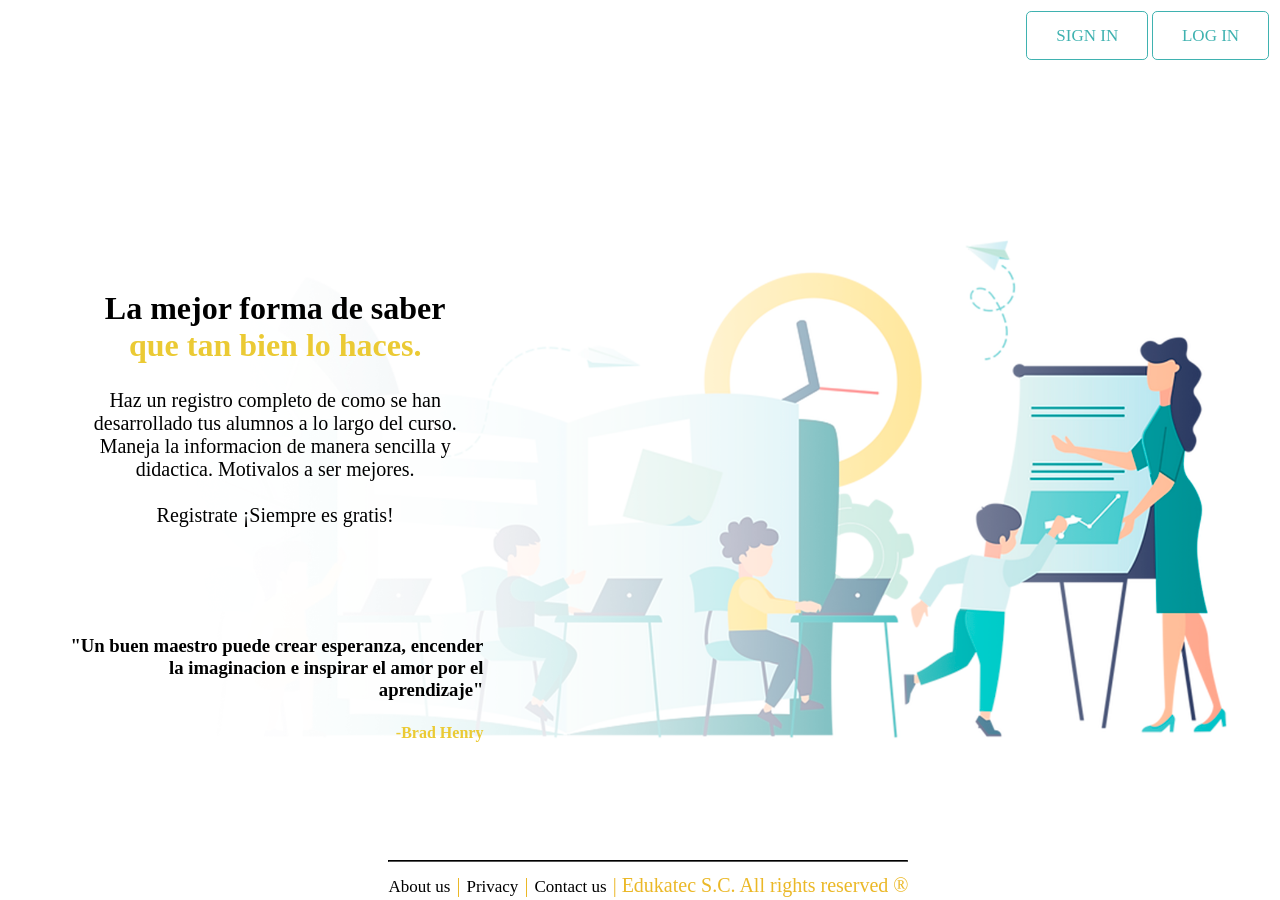
<file: public/index.html>
<html>
    <head>
        <title>Edukatec || Home</title>
        <link href="css/index.css" rel="stylesheet" type="text/css">
        <meta charset="UTF-8">
        <meta name="viewport" content="width=device-width, initial-scale=1.0">
    </head>
    <body>
        <header id="header" class="flexbox-right">  
            <div id="title"><font id="font-eduk"></font></div>
            <table>
                <tr>
                    <td>
                        <p><button class="button" onclick="location.href = 'Registro.html'">Sign in</button></p>
                    </td>
                    <td>
                        <p><button class="button" onclick="location.href = 'Iniciar.html'">Log in</button></p>
                    </td>
                </tr>
            </table>
        </header>
        <div id="div-principal">
            <div id="div-image"><img src="imagenes/Home.png" alt="home"></div>
            <div id="div-text">
                <table id="table-presentacion">
                    <tr>
                        <td>
                            <h1>
                                La mejor forma de saber
                                <br>
                                <font>que tan bien lo haces.</font>
                            </h1>
                        </td>
                    </tr>
                    <tr>
                        <td>
                            <p>
                                Haz un registro completo de como se han desarrollado
                                tus alumnos a lo largo del curso.
                                Maneja la informacion de manera sencilla y didactica.
                                Motivalos a ser mejores. 
                                <br>
                                <br>
                                Registrate ¡Siempre es gratis!
                            </p>
                        </td>
                    </tr>
                    <tr>
                        <td>
                            <img src="imagenes/void.png" alt="void" class="img-void">
                        </td>
                    </tr>
                    <tr>
                        <td>
                            <h3>
                                "Un buen maestro puede crear 
                                esperanza, encender la imaginacion 
                                e inspirar el amor por el aprendizaje"
                            </h3>
                        </td>
                    </tr>
                    <tr>
                        <td>
                            <h4>
                                <font>-Brad Henry</font>
                            </h4>
                        </td>
                    </tr>
                </table>
            </div>
        </div>
        <footer class="footer">
            <table class="flexbox-center">
                <tr>
                    <td>
                        <div id="div-hr" class="flexbox-right"><hr></div>
                    </td>
                </tr>
                <tr>
                    <td>
                        <p id="p-color"><a href="AboutUs.html">About us</a> | <a href="Privacy.html">Privacy</a> | <a href="mailto:samueltlahuel.m@gmail.com">Contact us</a> | Edukatec S.C. All rights reserved ®</p>
                    </td>
                </tr>
            </table>           
        </footer>  
    </body>    
</html>
</file>
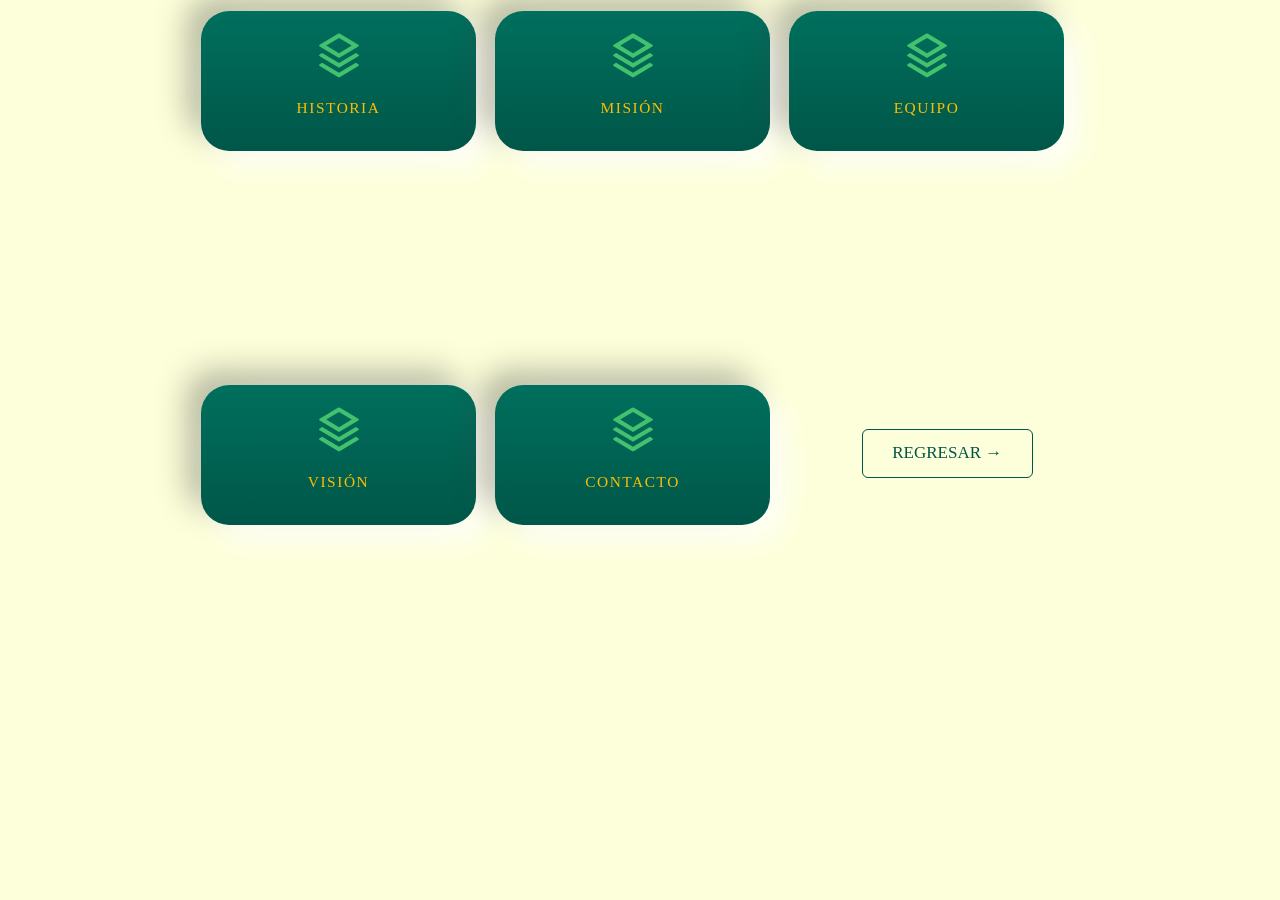
<file: public/AboutUs.html>
<!DOCTYPE html>
<html lang="en">
<head>
    <meta charset="UTF-8">
    <meta http-equiv="X-UA-Compatible" content="IE=edge">
    <meta name="viewport" content="width=device-width, initial-scale=1.0">
    <link href="css/Aboutus.css" rel="stylesheet" type="text/css">
    <title>EduKatec || About Us</title>

</head>
<body>
    <table align="center">
    <td>
    <div class="o">
    <div class="card">
        <div class="header">
            <div class="img-box">
                <svg viewBox="0 0 24 24" xmlns="http://www.w3.org/2000/svg">
                    <path d="M0 0h24v24H0z" fill="none"></path>
                    <path fill="rgba(66,193,110,1)" d="M20.083 15.2l1.202.721a.5.5 0 0 1 0 .858l-8.77 5.262a1 1 0 0 1-1.03 0l-8.77-5.262a.5.5 0 0 1 0-.858l1.202-.721L12 20.05l8.083-4.85zm0-4.7l1.202.721a.5.5 0 0 1 0 .858L12 17.65l-9.285-5.571a.5.5 0 0 1 0-.858l1.202-.721L12 15.35l8.083-4.85zm-7.569-9.191l8.771 5.262a.5.5 0 0 1 0 .858L12 13 2.715 7.429a.5.5 0 0 1 0-.858l8.77-5.262a1 1 0 0 1 1.03 0zM12 3.332L5.887 7 12 10.668 18.113 7 12 3.332z"></path>
                </svg>
            </div>
            <h1 class="title">Historia</h1></div>
            
            <div class="content">
                <p>
                    Comenzamos con este proyecto el
                    15 de agosto del 2022 para un trabajo
                    escolar 
            </p></div></div>
    </div></td>
    <td>
    <div class="o">
    <div class="card">
        <div class="header">
            <div class="img-box">
                <svg viewBox="0 0 24 24" xmlns="http://www.w3.org/2000/svg">
                    <path d="M0 0h24v24H0z" fill="none"></path>
                    <path fill="rgba(66,193,110,1)" d="M20.083 15.2l1.202.721a.5.5 0 0 1 0 .858l-8.77 5.262a1 1 0 0 1-1.03 0l-8.77-5.262a.5.5 0 0 1 0-.858l1.202-.721L12 20.05l8.083-4.85zm0-4.7l1.202.721a.5.5 0 0 1 0 .858L12 17.65l-9.285-5.571a.5.5 0 0 1 0-.858l1.202-.721L12 15.35l8.083-4.85zm-7.569-9.191l8.771 5.262a.5.5 0 0 1 0 .858L12 13 2.715 7.429a.5.5 0 0 1 0-.858l8.77-5.262a1 1 0 0 1 1.03 0zM12 3.332L5.887 7 12 10.668 18.113 7 12 3.332z"></path>
                </svg>
            </div>
            <h1 class="title">Misión</h1></div>
            
            <div class="content">
                <p>
                    Ser una empresa de software para reducir el tiempo de
                    realización de las labores administrativas para modernizar
                    la comunicación académica interna a través de nuevas
                    tecnologías y conocimientos escolares.
            </p></div></div></div></td>
    <td>
    <div class="o">         
    <div class="card">
        <div class="header">
            <div class="img-box">
                <svg viewBox="0 0 24 24" xmlns="http://www.w3.org/2000/svg">
                    <path d="M0 0h24v24H0z" fill="none"></path>
                    <path fill="rgba(66,193,110,1)" d="M20.083 15.2l1.202.721a.5.5 0 0 1 0 .858l-8.77 5.262a1 1 0 0 1-1.03 0l-8.77-5.262a.5.5 0 0 1 0-.858l1.202-.721L12 20.05l8.083-4.85zm0-4.7l1.202.721a.5.5 0 0 1 0 .858L12 17.65l-9.285-5.571a.5.5 0 0 1 0-.858l1.202-.721L12 15.35l8.083-4.85zm-7.569-9.191l8.771 5.262a.5.5 0 0 1 0 .858L12 13 2.715 7.429a.5.5 0 0 1 0-.858l8.77-5.262a1 1 0 0 1 1.03 0zM12 3.332L5.887 7 12 10.668 18.113 7 12 3.332z"></path>
                </svg>
            </div>
            <h1 class="title">Equipo</h1></div>
            
            <div class="content">
                <table><tr><td>Daowz Laguna Erwin Enrique</td></tr>
                    <tr><td>Del Castillo Aguirre Wendy Ashlyn</td></tr>
                    <tr><td>Gómez Santiago Eduardo</td></tr>
                    <tr><td>Rodríguez García Luis Francisco</td></tr>
                    <tr><td>Tlahuel Mendez Samuel Oswaldo</td></tr>
                    <tr><td>Villegas García Gabriela</td></tr></table>
        </div></div></div></td>
        </tr>
    <tr>
    <td><div class="o">        
    <div class="card">
        <div class="header">
            <div class="img-box">
                <svg viewBox="0 0 24 24" xmlns="http://www.w3.org/2000/svg">
                    <path d="M0 0h24v24H0z" fill="none"></path>
                    <path fill="rgba(66,193,110,1)" d="M20.083 15.2l1.202.721a.5.5 0 0 1 0 .858l-8.77 5.262a1 1 0 0 1-1.03 0l-8.77-5.262a.5.5 0 0 1 0-.858l1.202-.721L12 20.05l8.083-4.85zm0-4.7l1.202.721a.5.5 0 0 1 0 .858L12 17.65l-9.285-5.571a.5.5 0 0 1 0-.858l1.202-.721L12 15.35l8.083-4.85zm-7.569-9.191l8.771 5.262a.5.5 0 0 1 0 .858L12 13 2.715 7.429a.5.5 0 0 1 0-.858l8.77-5.262a1 1 0 0 1 1.03 0zM12 3.332L5.887 7 12 10.668 18.113 7 12 3.332z"></path>
                </svg>
            </div>
            <h1 class="title">Visión</h1></div>
            
            <div class="content">
                <p>
                    Nos vemos ofreciendo servicios al desarrollo
                    de aplicaciones web de problemáticas
                    enfocadas a la educación básica.
            </p></div></div></div>
        </td>
    <td><div class="o">
    <div class="card">
        <div class="header">
            <div class="img-box">
                <svg viewBox="0 0 24 24" xmlns="http://www.w3.org/2000/svg">
                    <path d="M0 0h24v24H0z" fill="none"></path>
                    <path fill="rgba(66,193,110,1)" d="M20.083 15.2l1.202.721a.5.5 0 0 1 0 .858l-8.77 5.262a1 1 0 0 1-1.03 0l-8.77-5.262a.5.5 0 0 1 0-.858l1.202-.721L12 20.05l8.083-4.85zm0-4.7l1.202.721a.5.5 0 0 1 0 .858L12 17.65l-9.285-5.571a.5.5 0 0 1 0-.858l1.202-.721L12 15.35l8.083-4.85zm-7.569-9.191l8.771 5.262a.5.5 0 0 1 0 .858L12 13 2.715 7.429a.5.5 0 0 1 0-.858l8.77-5.262a1 1 0 0 1 1.03 0zM12 3.332L5.887 7 12 10.668 18.113 7 12 3.332z"></path>
                </svg>
            </div>
            <h1 class="title">Contacto</h1></div>
            
            <div class="content">
                <p>
                    Correo@dominio.com
                    Telefono: 0123456789
            </p></div></div></div>
        </td>
    <td><div class="o"><button class="btn" onclick="location.href = 'index.html'">Regresar →
    </button></div></td></tr></table>
    
    </body>
</html>
</file>
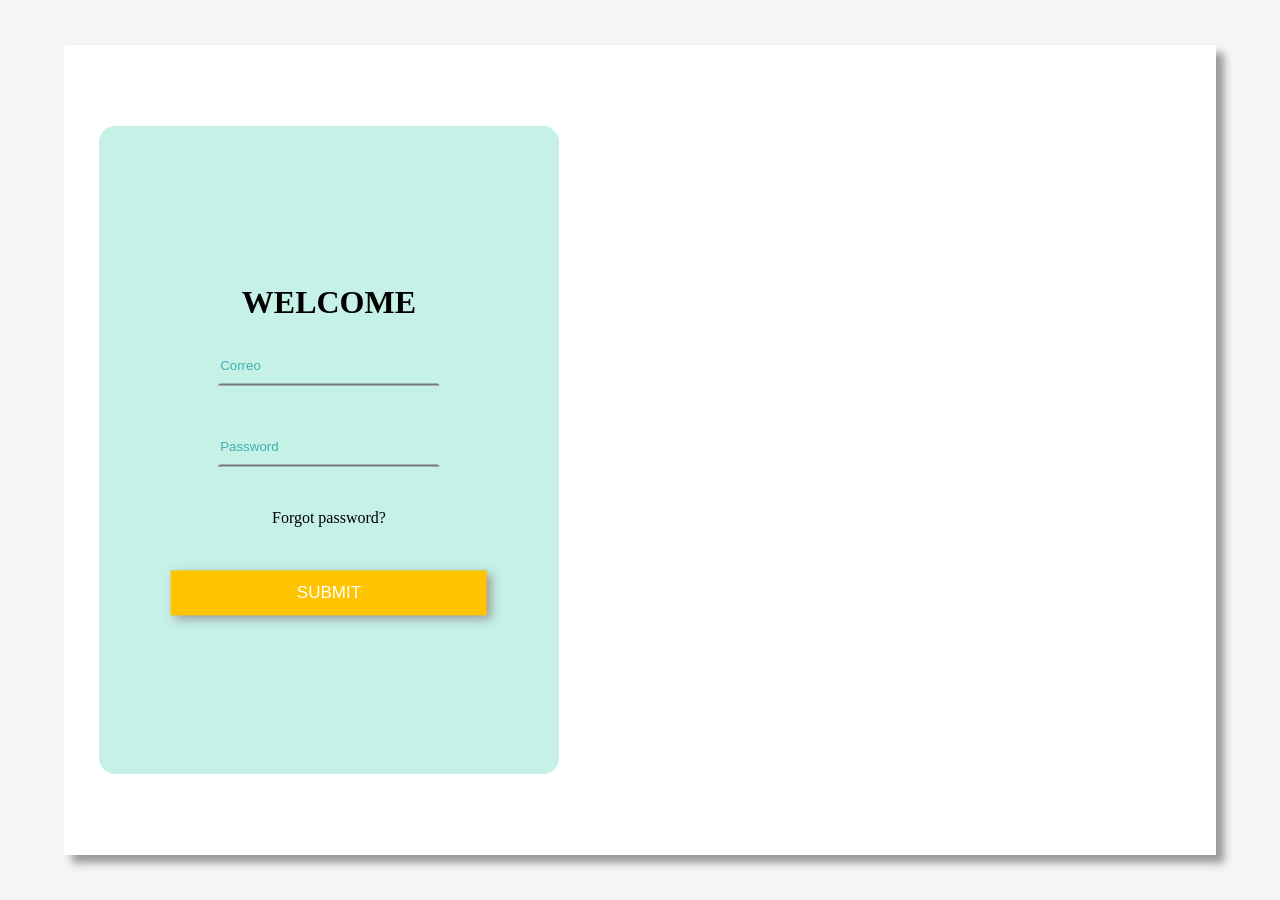
<file: public/Iniciar.html>
<html>

<head>
    <title>Edukatec | Log in</title>
    <meta charset="UTF-8">
    <meta name="viewport" content="width=device-width, initial-scale=1.0">
    <link href="css/Iniciar.css" rel="stylesheet" type="text/css">
</head>

<body>
    <div id="principal">
        <div id="datos">
            <form method="POST" action="Inicio">
                <table>
                    <tr>
                        <td>
                            <h1>WELCOME</h1>
                        </td>
                    </tr>
                    <tr>
                        <td>
                            <input placeholder="Correo" type="text" class="input" required="" name="mail">
                        </td>
                    </tr>
                    <tr>
                        <td>
                            <img src="imagenes/void.png" alt="void" class="img-void">
                        </td>
                    </tr>
                    <tr>
                        <td>
                            <input placeholder="Password" type="password" class="input" required="" name="pass">
                        </td>
                    </tr>
                    <tr>
                        <td>
                            <img src="imagenes/void.png" alt="void" class="img-void">
                        </td>
                    </tr>
                    <tr>
                        <td>
                            <a href="index.html">Forgot password?</a>
                        </td>
                    </tr>
                    <tr>
                        <td>
                            <img src="imagenes/void.png" alt="void" class="img-void">
                        </td>
                    </tr>
                    <tr>
                        <td>
                            <button class="button-2">SUBMIT</button>
                        </td>
                    </tr>
                </table>
            </form>
        </div>
    </div>
</body>

</html>
</file>
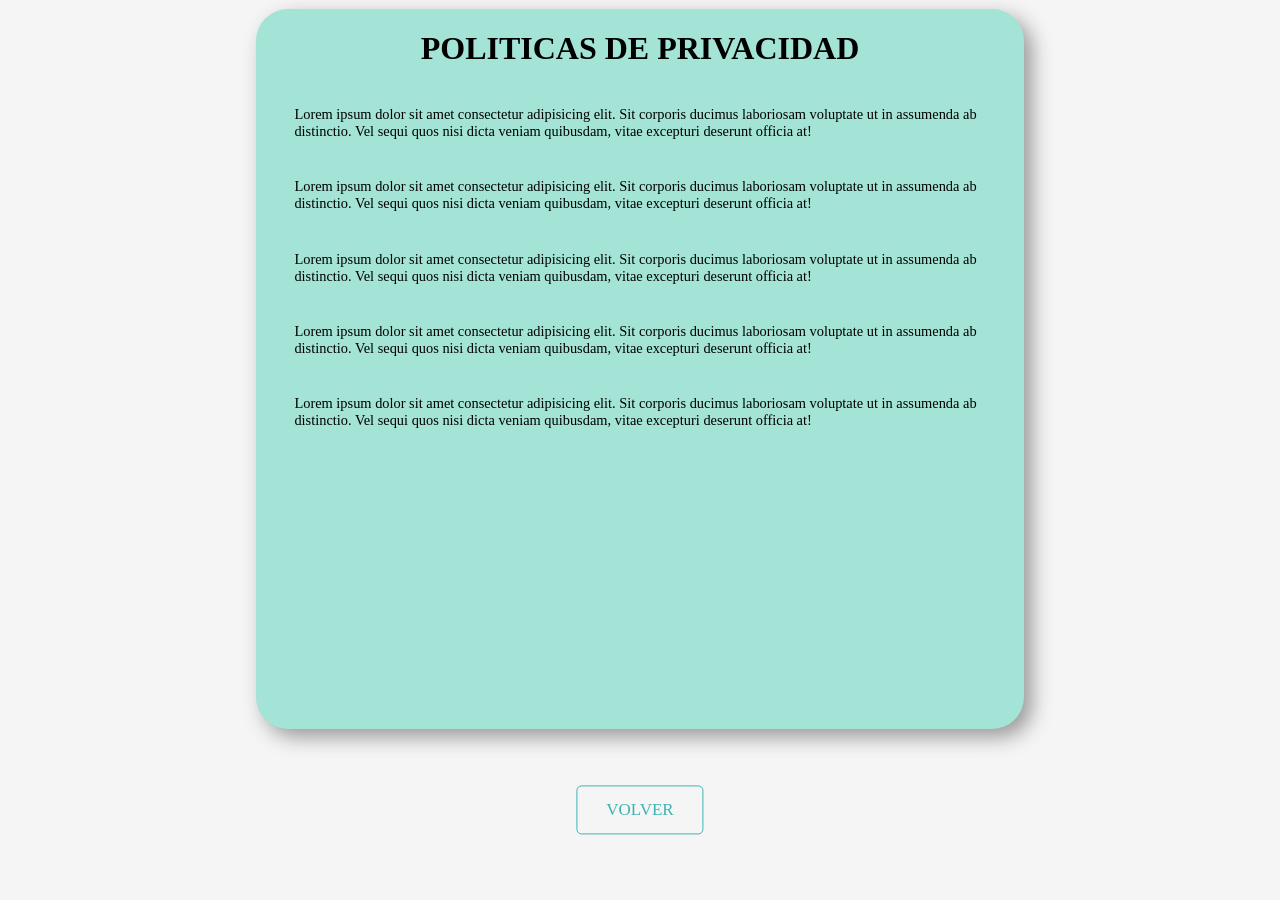
<file: public/Privacy.html>
<html>

<head>
    <title>Edukatec | Privacy</title>
    <meta charset="UTF-8">
    <meta name="viewport" content="width=device-width, initial-scale=1.0">
    <link href="css/Privacy.css" rel="stylesheet" type="text/css">
</head>

<body>
    <div class="div-principal">
        <h1>POLITICAS DE PRIVACIDAD</h1>
        <p class="txt">
            Lorem ipsum dolor sit amet consectetur adipisicing elit.
            Sit corporis ducimus laboriosam voluptate ut in assumenda ab distinctio.
            Vel sequi quos nisi dicta veniam quibusdam, vitae excepturi deserunt officia at!</p>
        <p class="txt">
            Lorem ipsum dolor sit amet consectetur adipisicing elit.
            Sit corporis ducimus laboriosam voluptate ut in assumenda ab distinctio.
            Vel sequi quos nisi dicta veniam quibusdam, vitae excepturi deserunt officia at!</p>
        <p class="txt">
            Lorem ipsum dolor sit amet consectetur adipisicing elit.
            Sit corporis ducimus laboriosam voluptate ut in assumenda ab distinctio.
            Vel sequi quos nisi dicta veniam quibusdam, vitae excepturi deserunt officia at!</p>
        <p class="txt">
            Lorem ipsum dolor sit amet consectetur adipisicing elit.
            Sit corporis ducimus laboriosam voluptate ut in assumenda ab distinctio.
            Vel sequi quos nisi dicta veniam quibusdam, vitae excepturi deserunt officia at!</p>
        <p class="txt">
            Lorem ipsum dolor sit amet consectetur adipisicing elit.
            Sit corporis ducimus laboriosam voluptate ut in assumenda ab distinctio.
            Vel sequi quos nisi dicta veniam quibusdam, vitae excepturi deserunt officia at!</p>
    </div>
    <div id="div-boton">
        <button class="button" onclick="location.href='index.html'" id="boton">Volver</button>
    </div>
</body>

</html>
</file>
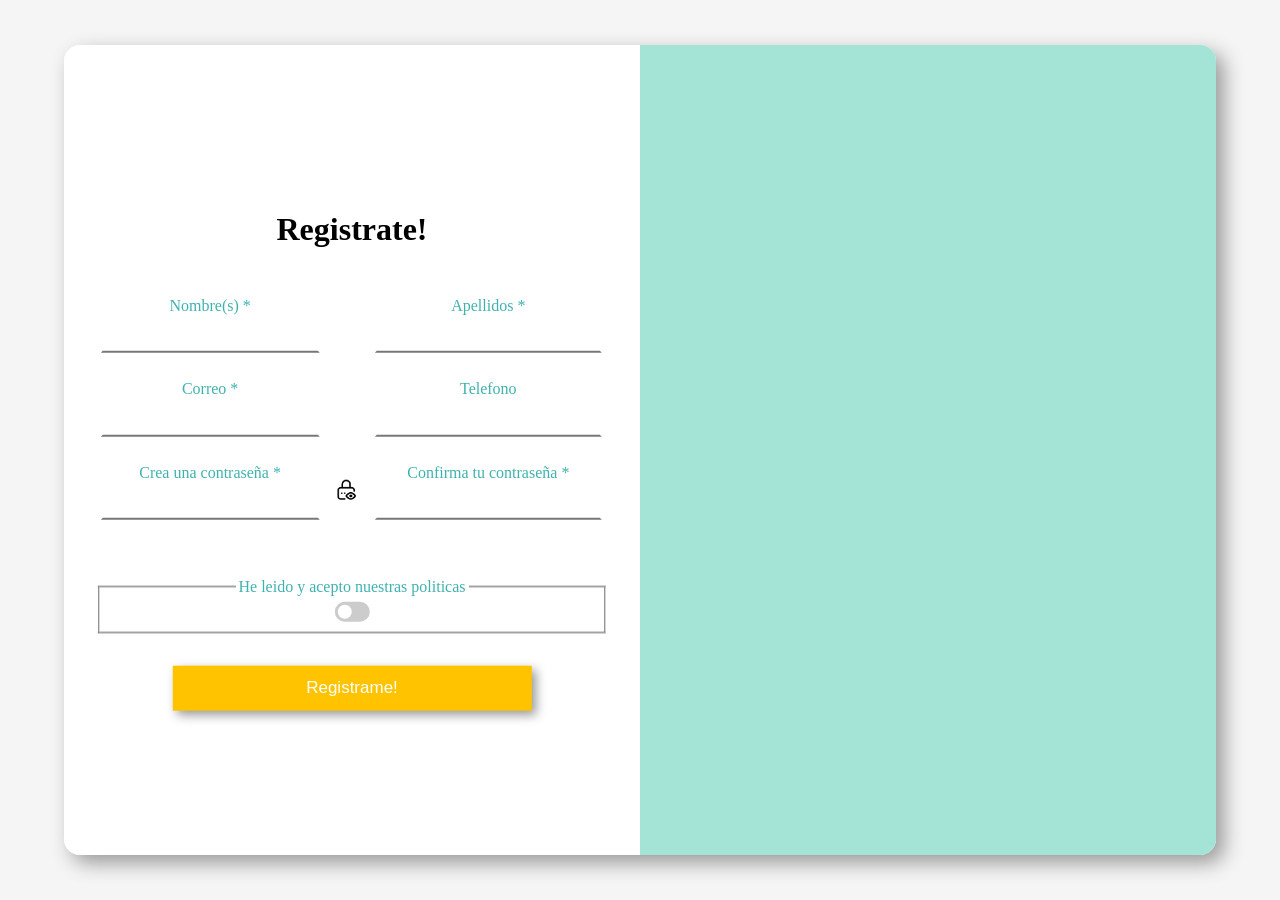
<file: public/Registro.html>
<!DOCTYPE html>
<html>

<head>
    <title>Edukatec | Sign in</title>
    <meta charset="UTF-8">
    <meta name="viewport" content="width=device-width, initial-scale=1.0">
    <link href="css/Registro.css" rel="stylesheet" type="text/css">
    <script src="js/Registro.js"></script>
</head>

<body>
    <div id="div-principal">
        <div id="datos">
            <form method="post" action="/agregarUsuario" accept-charset="utf-8">
                <table>
                    <tr>
                        <td colspan="3">
                            <h1>Registrate!</h1>
                        </td>
                    </tr>
                    <tr>
                        <td colspan="3">
                            <img src="imagenes/void.png" alt="void" class="img-void">
                        </td>
                    </tr>
                    <tr>
                        <td>
                            <label for="name">Nombre(s) *</label>
                            <input type="text" class="input" required="" name="name" id="name"
                                pattern="[A-Za-z0-9- ]{1,30}">
                        </td>
                        <td>
                            <img src="imagenes/void.png" alt="void" class="img-void">
                        </td>
                        <td>
                            <label for="lastname">Apellidos *</label>
                            <input type="text" class="input" required="" name="lastname" id="lastname"
                                pattern="[A-Za-z0-9- ]{1,30}">
                        </td>
                    </tr>
                    <tr>
                        <td colspan="3">
                            <img src="imagenes/void.png" alt="void" class="img-void">
                        </td>
                    </tr>
                    <tr>
                        <td>
                            <label for="mail">Correo *</label>
                            <input type="email" class="input" required="" name="mail" id="mail"
                                title="alguien@example.com" onkeyup="Correo()">
                        </td>
                        <td>
                            <img src="imagenes/void.png" alt="void" class="img-void">
                        </td>
                        <td>
                            <label for="tel">Telefono</label>
                            <input type="tel" class="input" name="tel" id="tel" pattern="[0-9]{1,12}"
                                title="(Maximo 12 digitos)">
                        </td>
                    </tr>
                    <tr>
                        <td colspan="3">
                            <img src="imagenes/void.png" alt="void" class="img-void">
                        </td>
                    </tr>
                    <tr>
                        <td>
                            <label for="pass">Crea una contraseña *</label>
                            <input type="password" class="input" required="" name="pass" id="pass"
                                onkeyup="Comprobar()">
                        </td>
                        <td>
                            <button type="button" onclick="Ver()" id="ver"><img src="imagenes/see.png"
                                    alt="ver"></button>
                        </td>
                        <td>
                            <label for="pass-confirm">Confirma tu contraseña *</label>
                            <input type="password" class="input" required="" name="pass-confirm" id="pass-confirm"
                                onkeyup="Comprobar()">
                        </td>
                    </tr>
                    <tr>
                        <td colspan="3">
                            <p id="err">‎
                            <p>
                        </td>
                    </tr>
                    <tr>
                        <td colspan="3">
                            <fieldset>
                                <legend><a href="Privacy.html">He leido y acepto nuestras politicas</a></legend>
                                <label for="read" class="switch">
                                    <input type="checkbox" id="read" name="policies" required=""
                                        title="Por favor acepten nuestras politicas no tenemos clientes">
                                    <span class="slider"></span>
                                </label>
                            </fieldset>
                        </td>
                    </tr>
                    <tr>
                        <td colspan="3">
                            <img src="imagenes/void.png" alt="void" width="1" height="10">
                        </td>
                    </tr>
                    <tr>
                        <td colspan="3">
                            <button class="send" id="send">Registrame!</button>
                        </td>
                    </tr>
                </table>
            </form>
            <div id="div-color"></div>
        </div>
    </div>
</body>

</html>
</file>
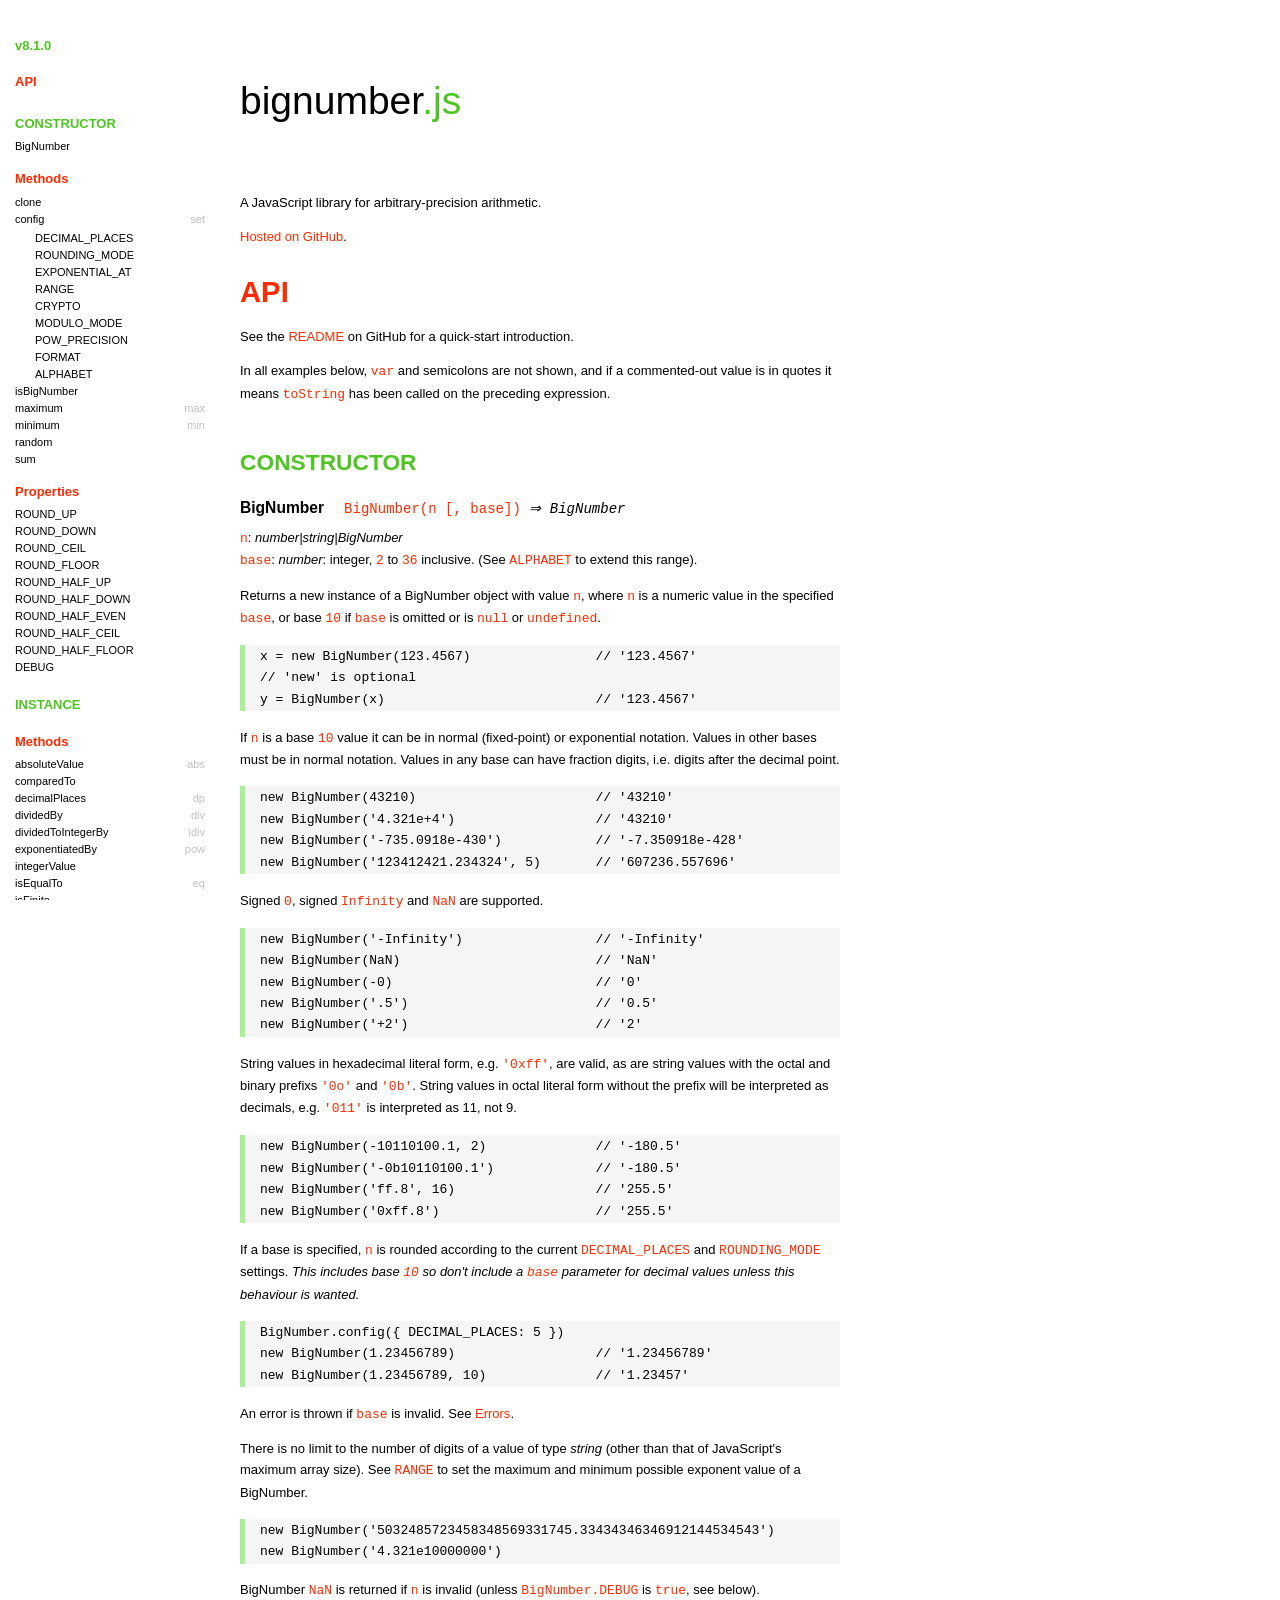
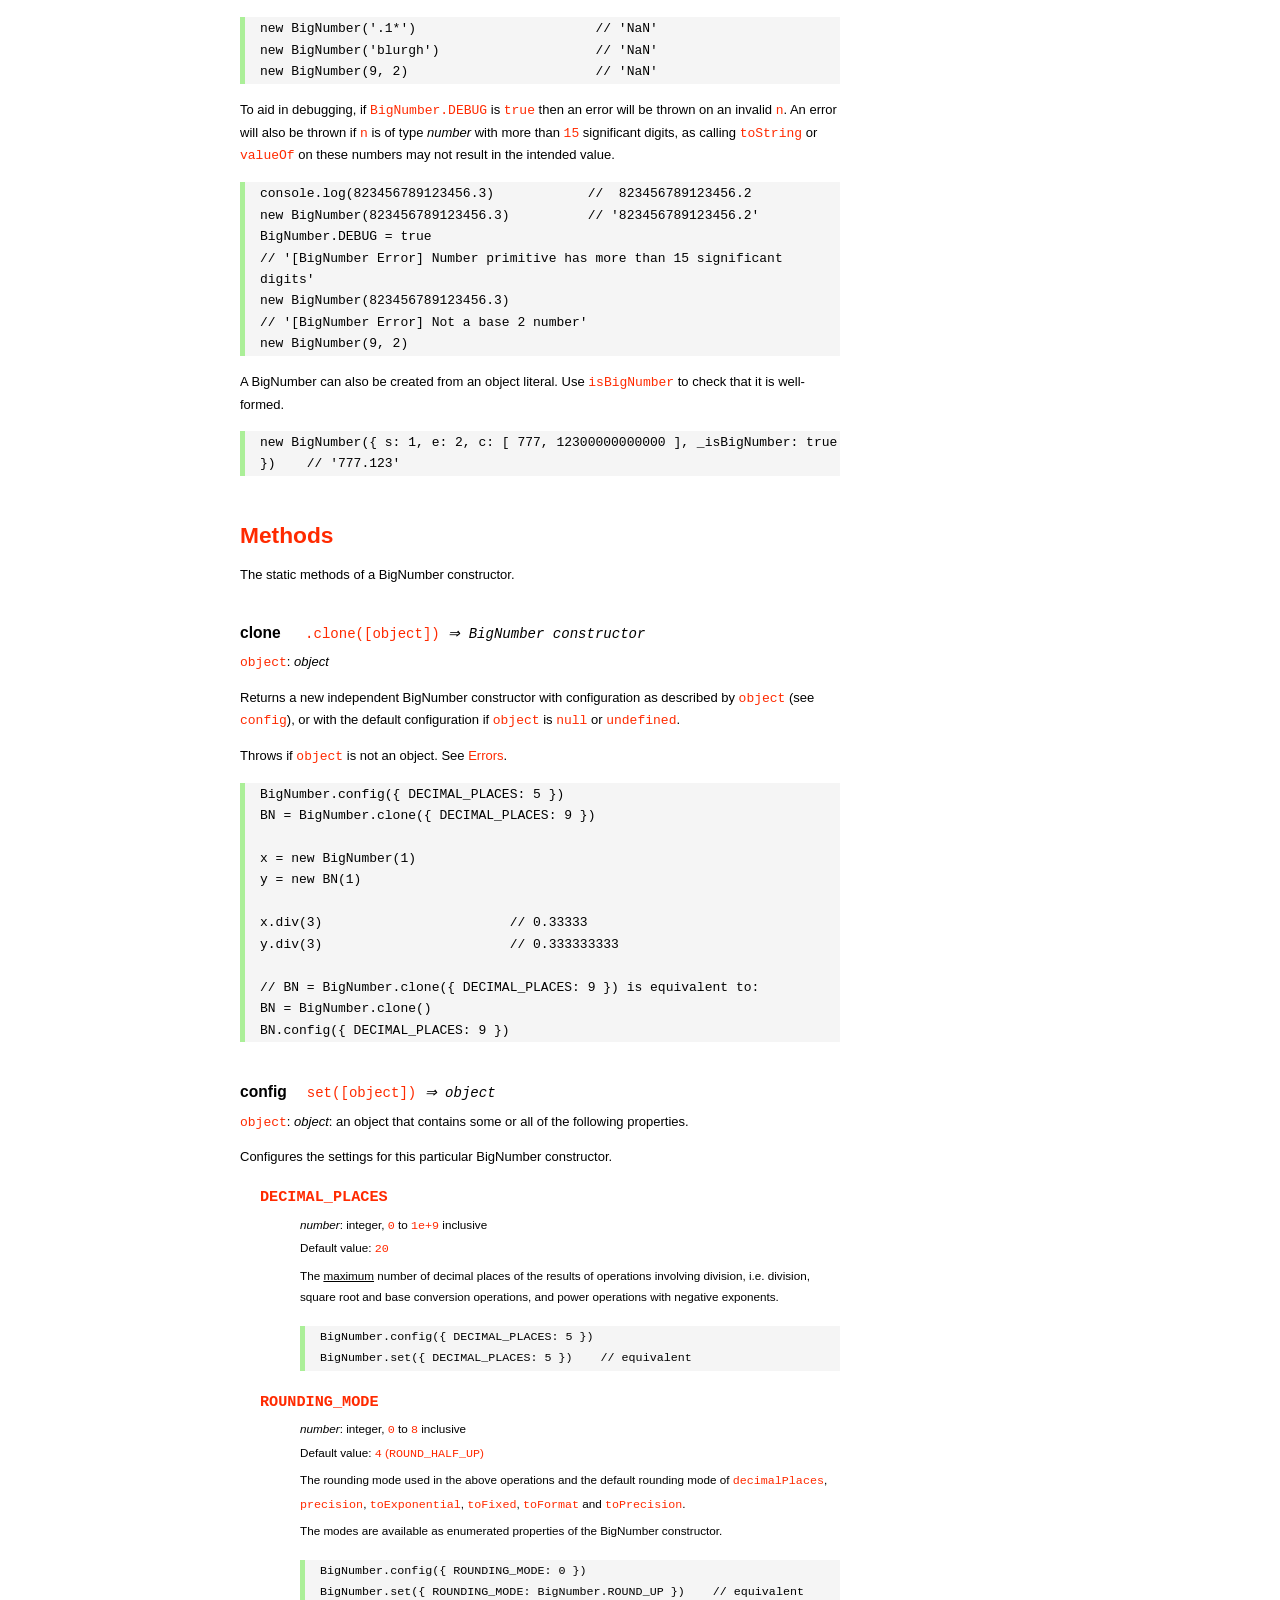
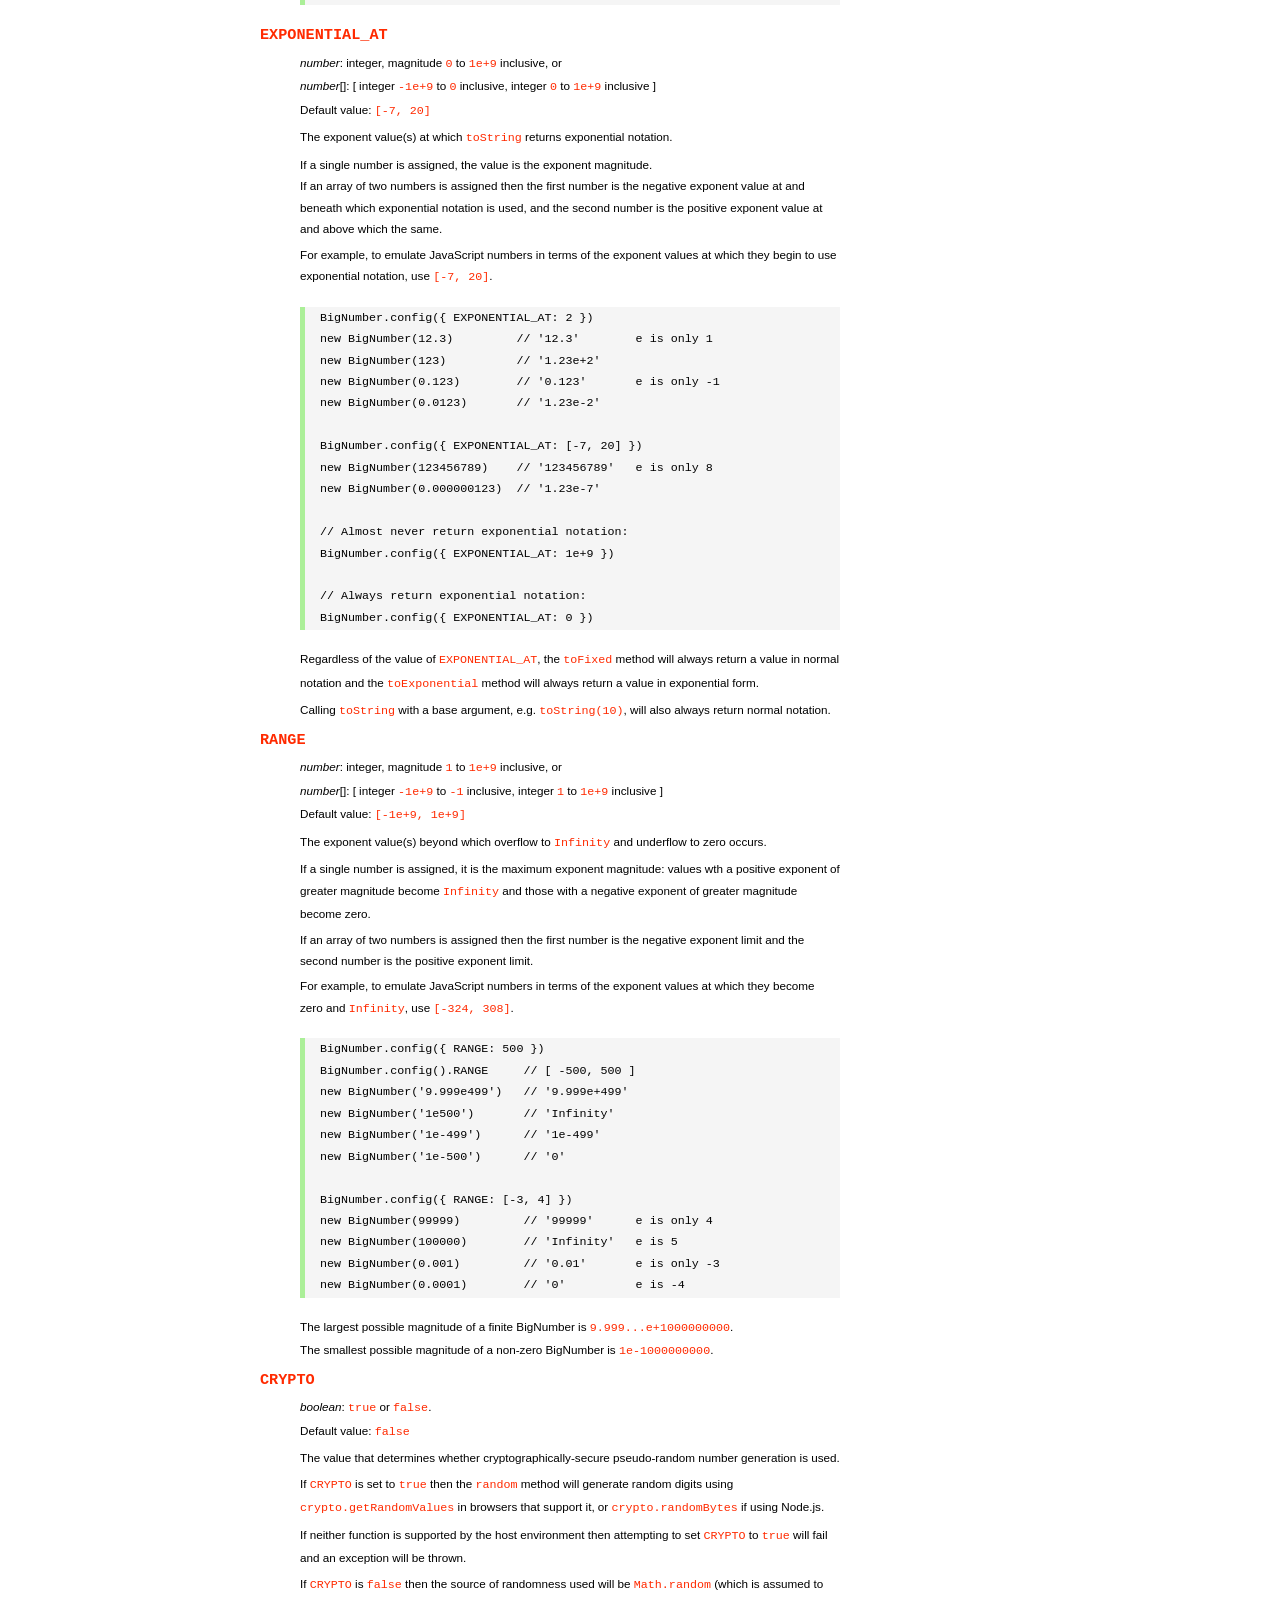
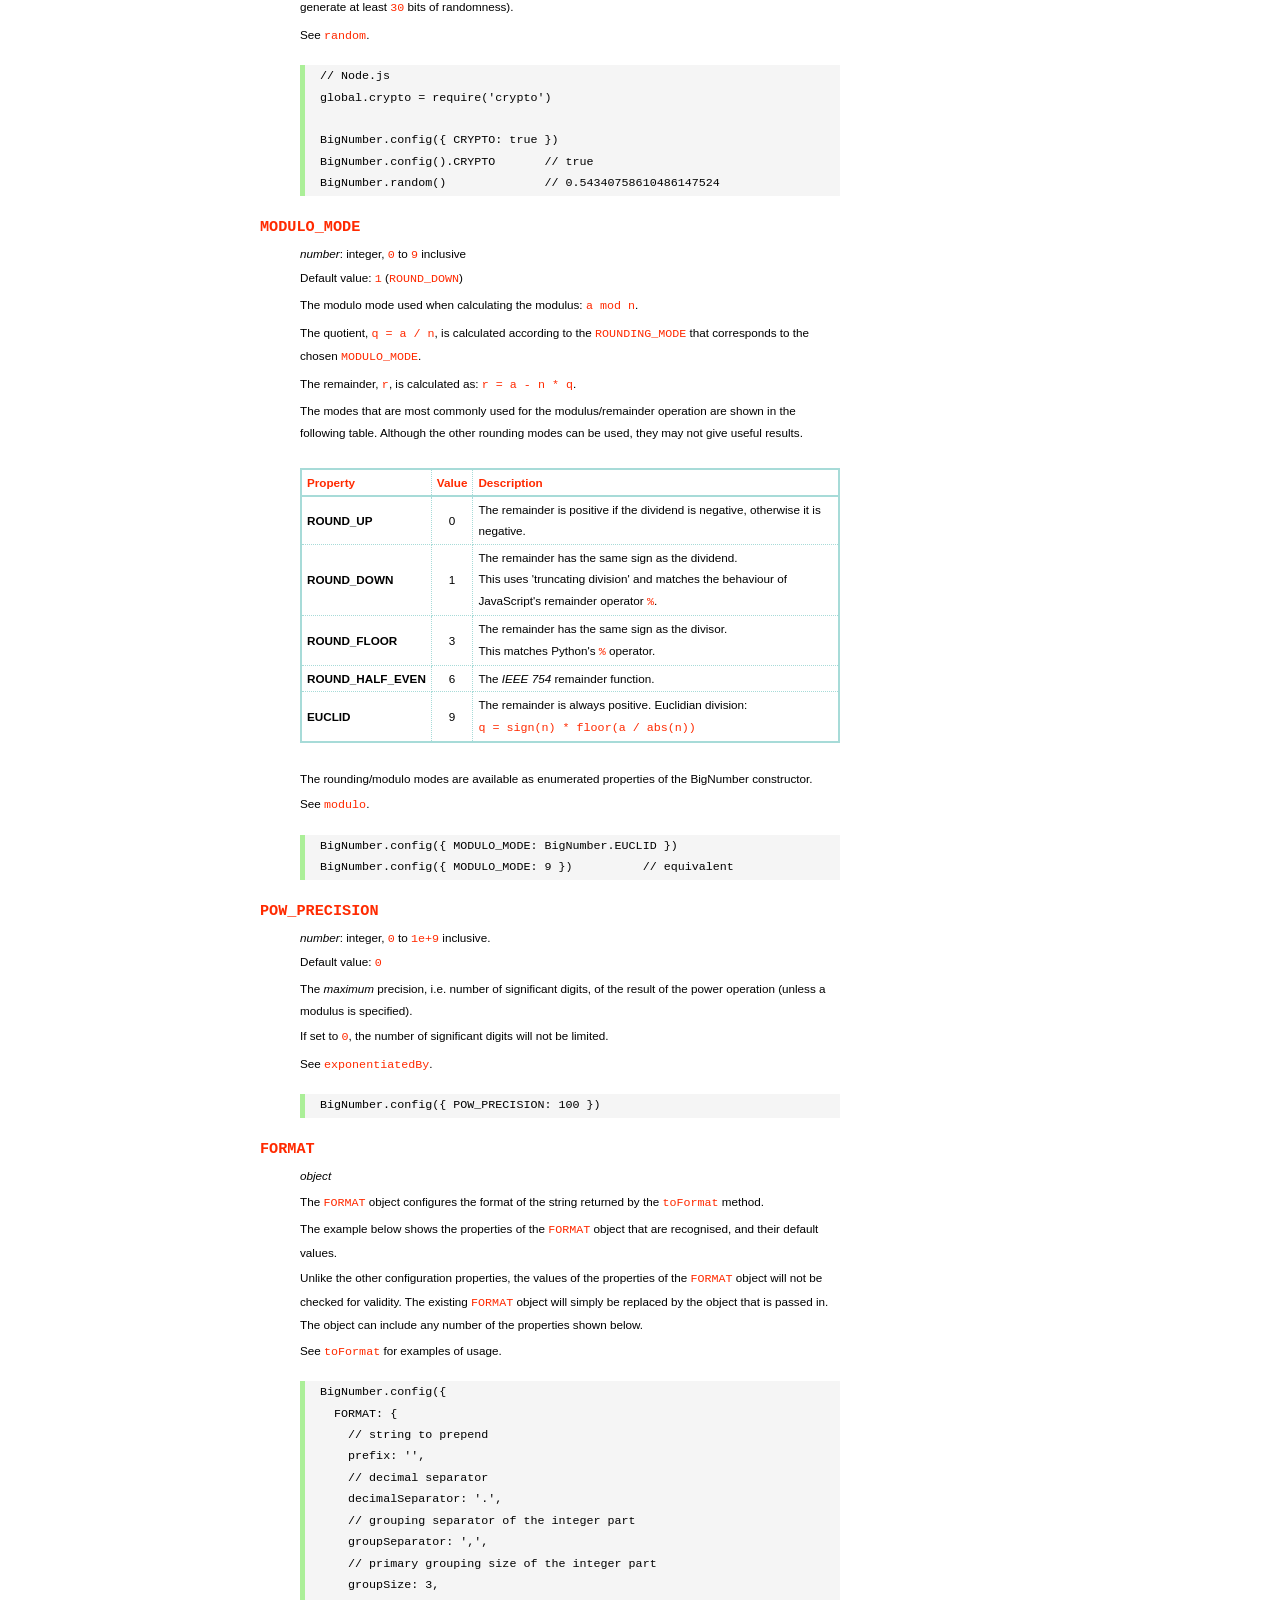
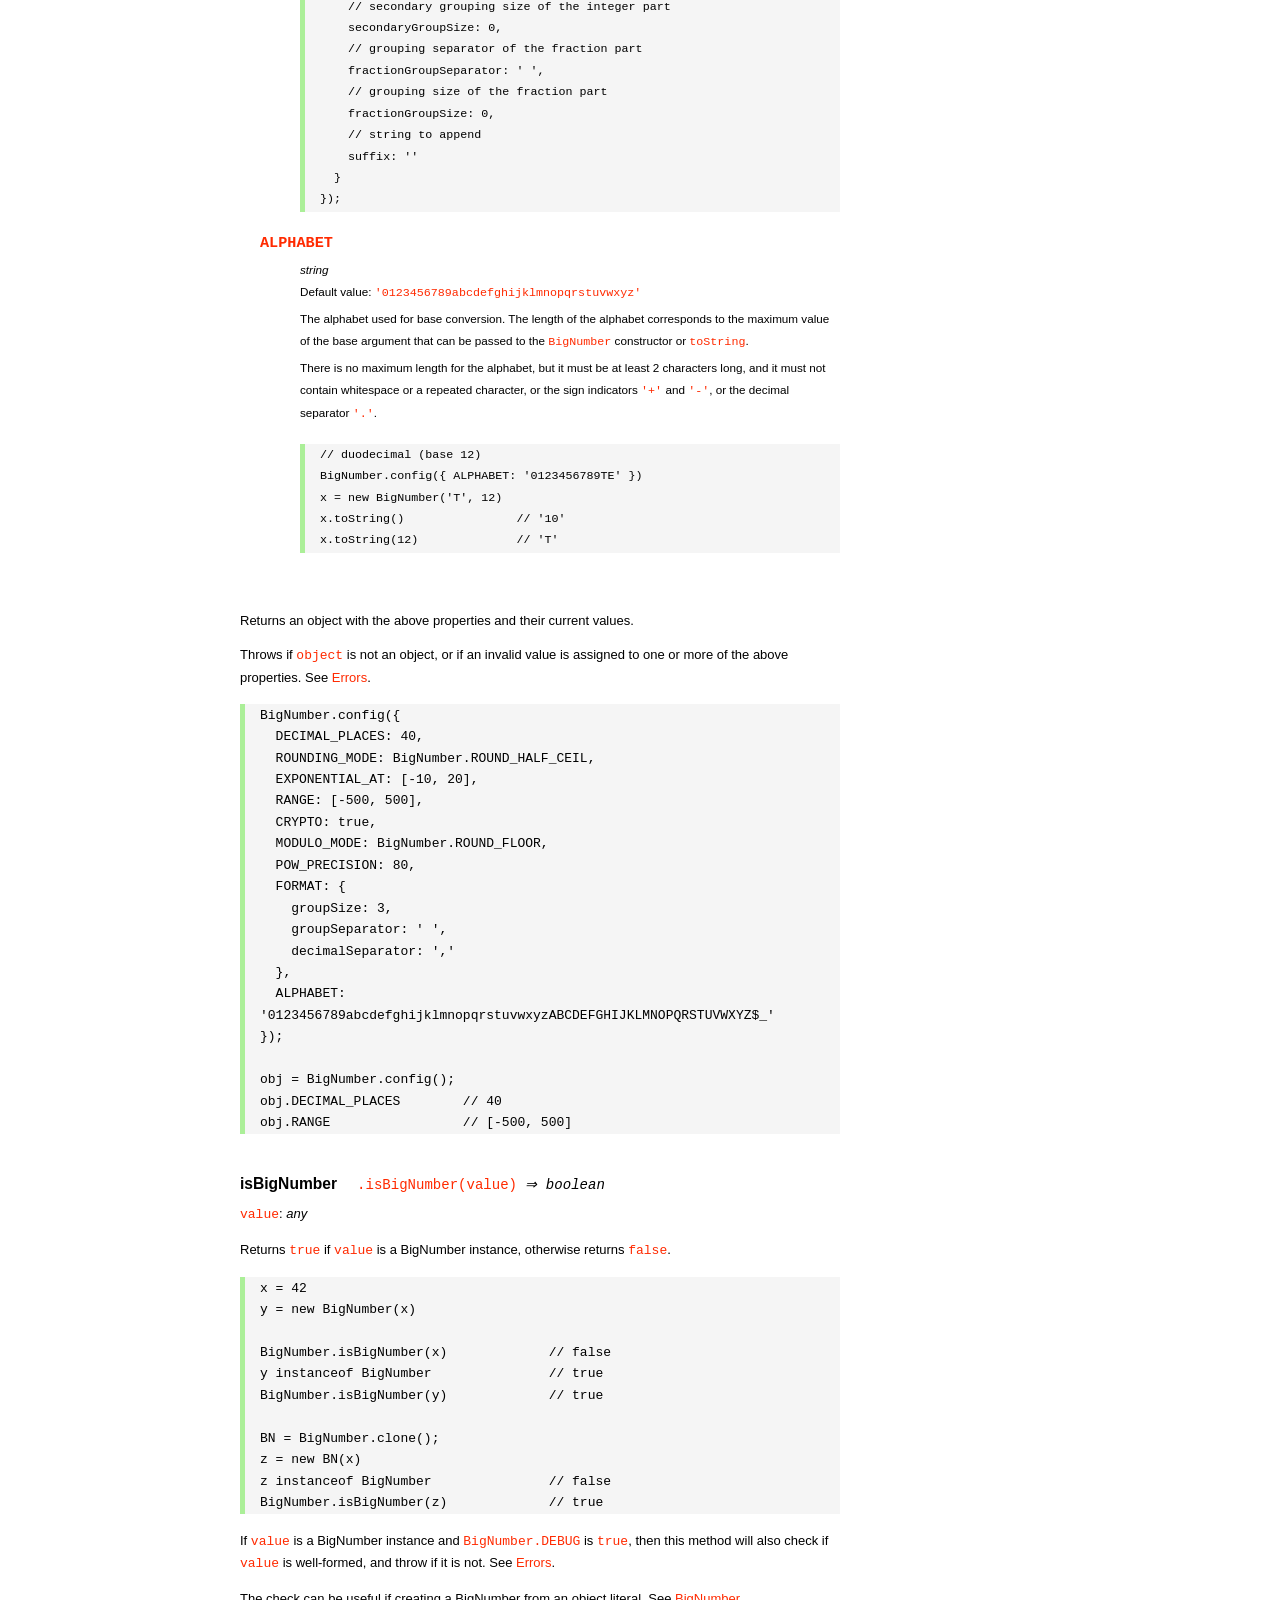
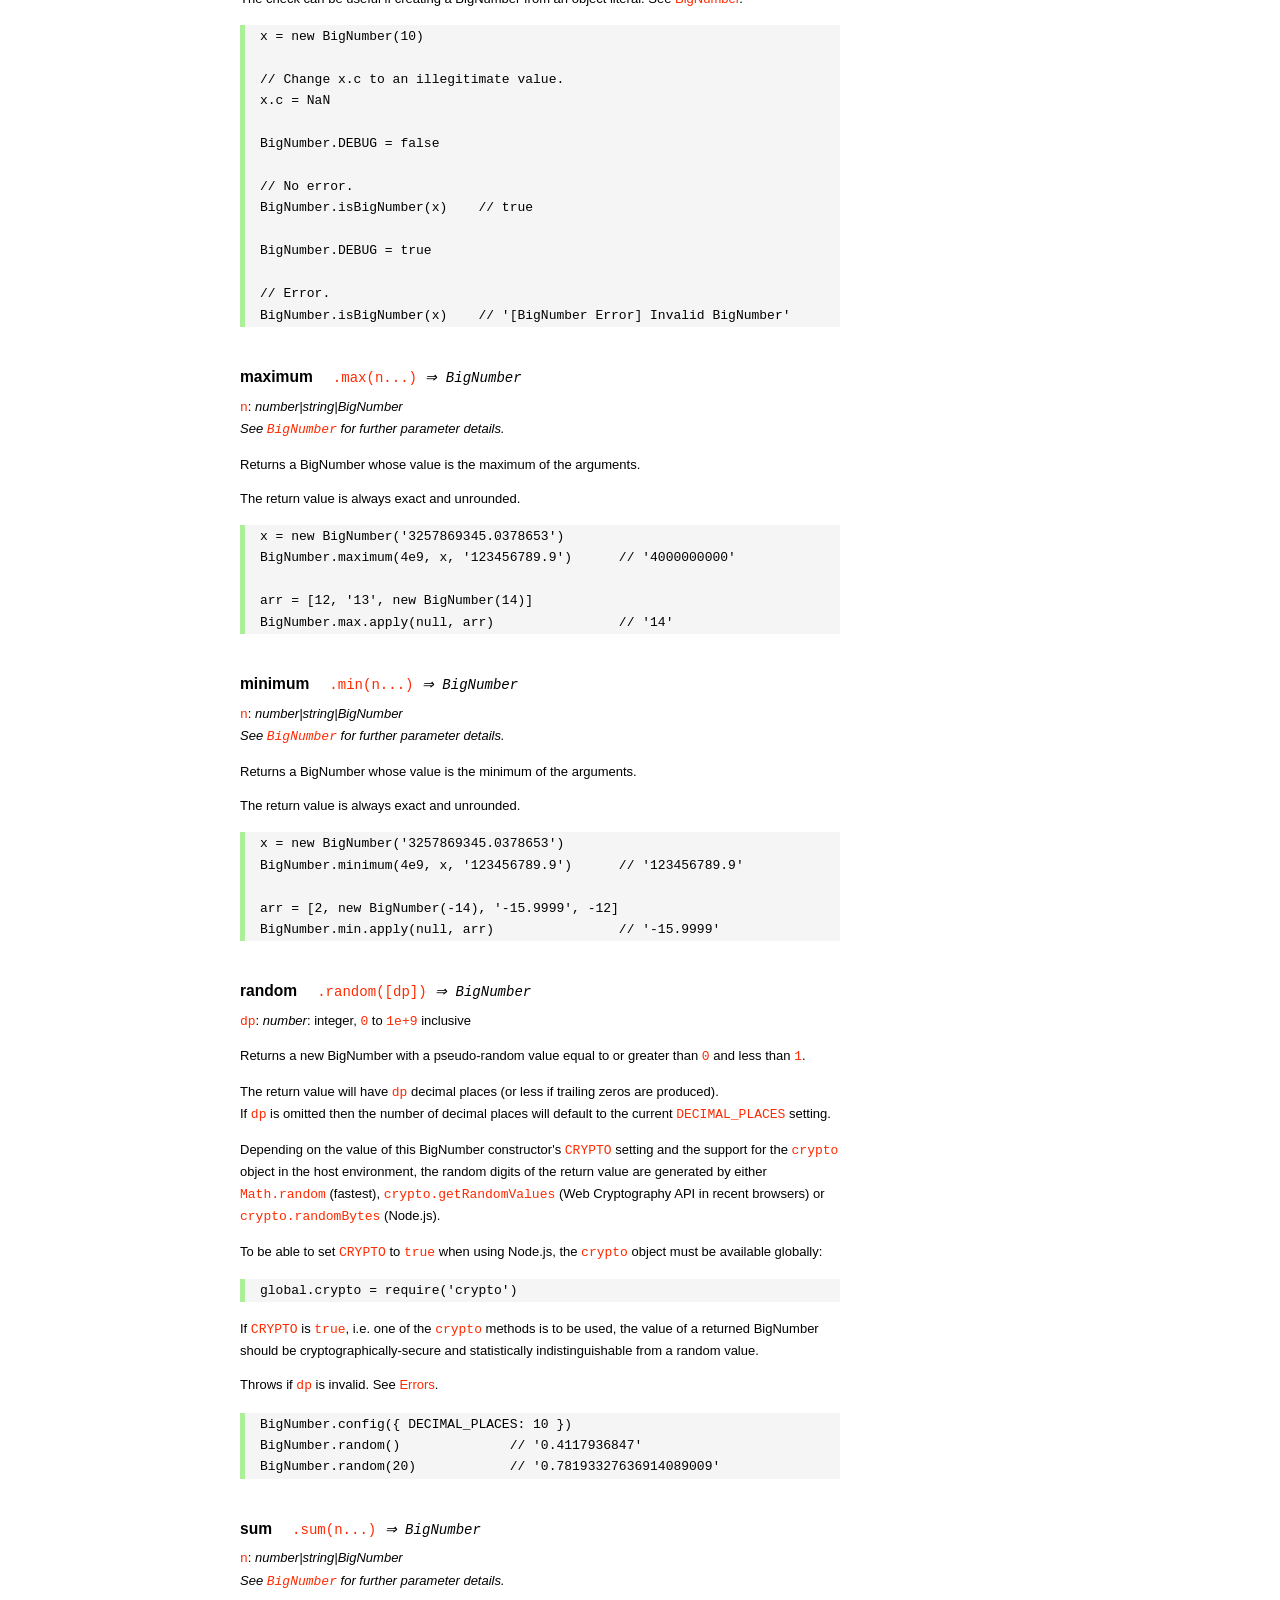
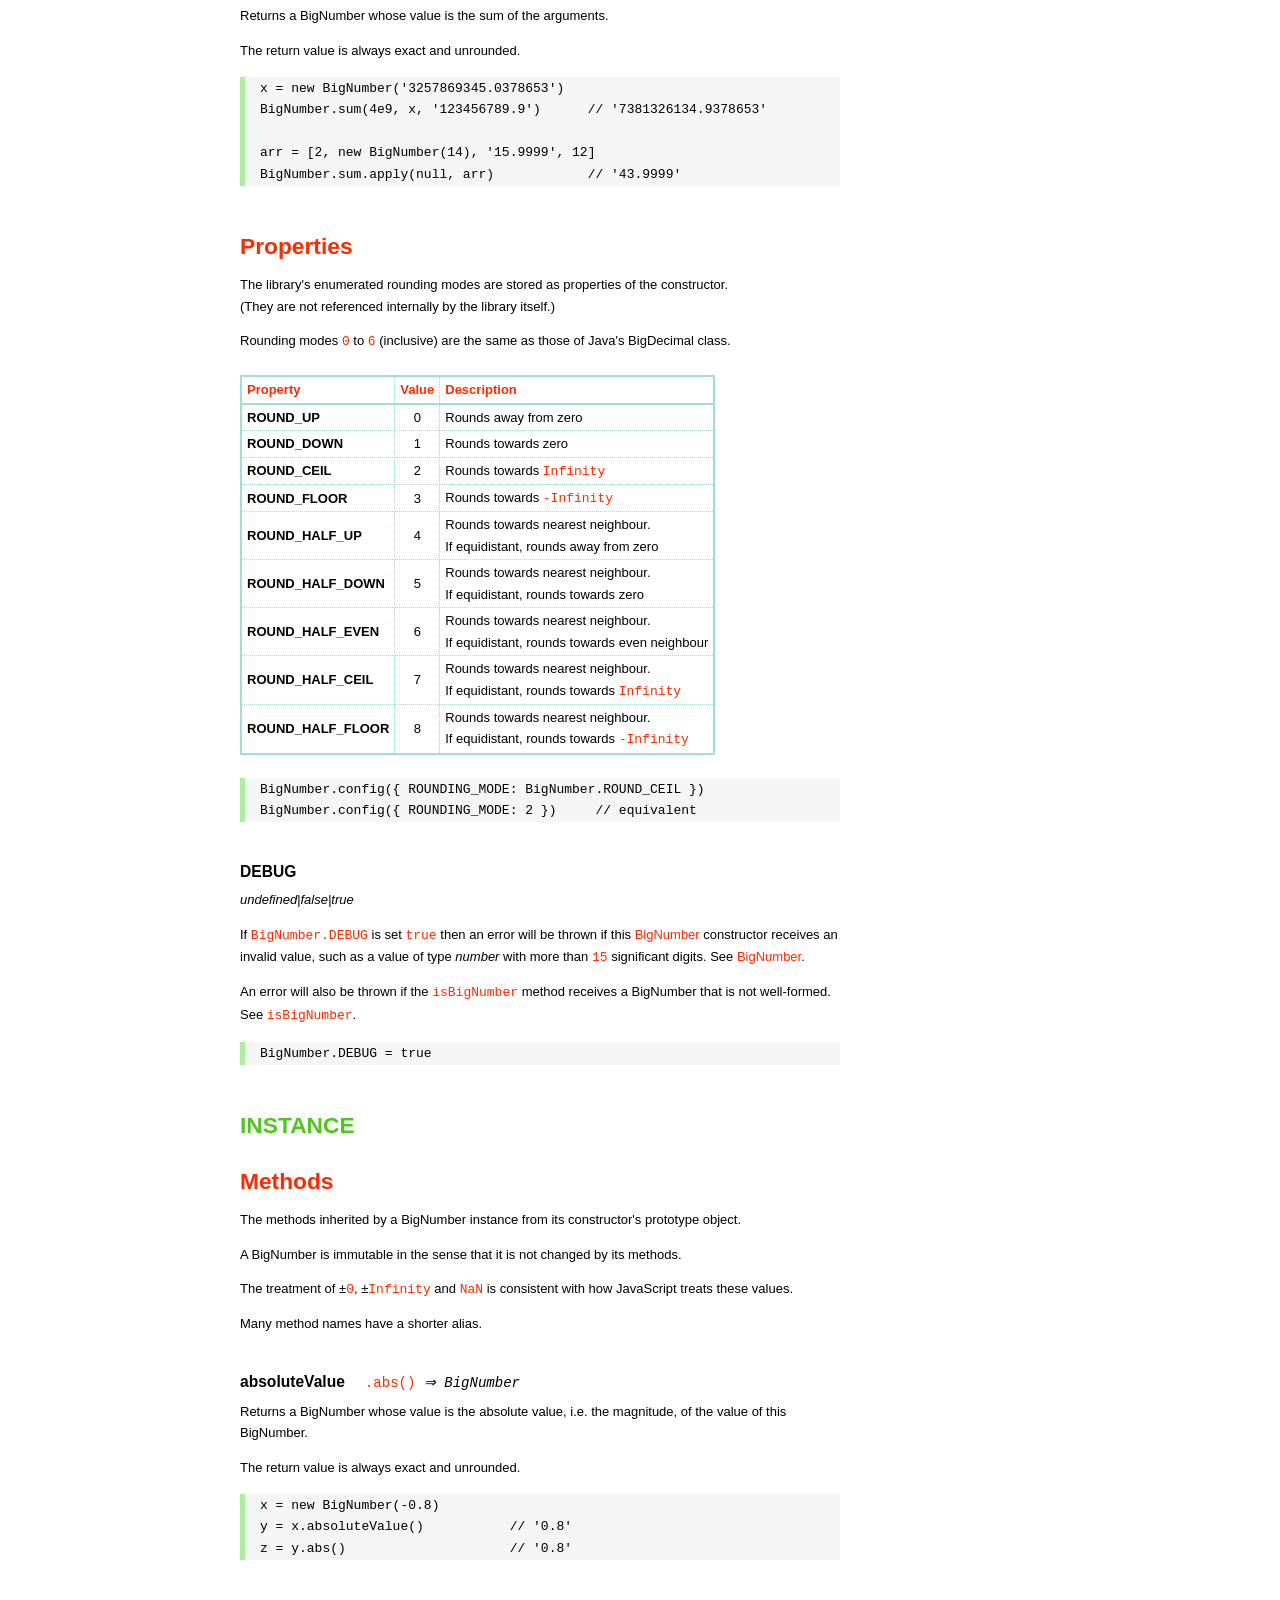
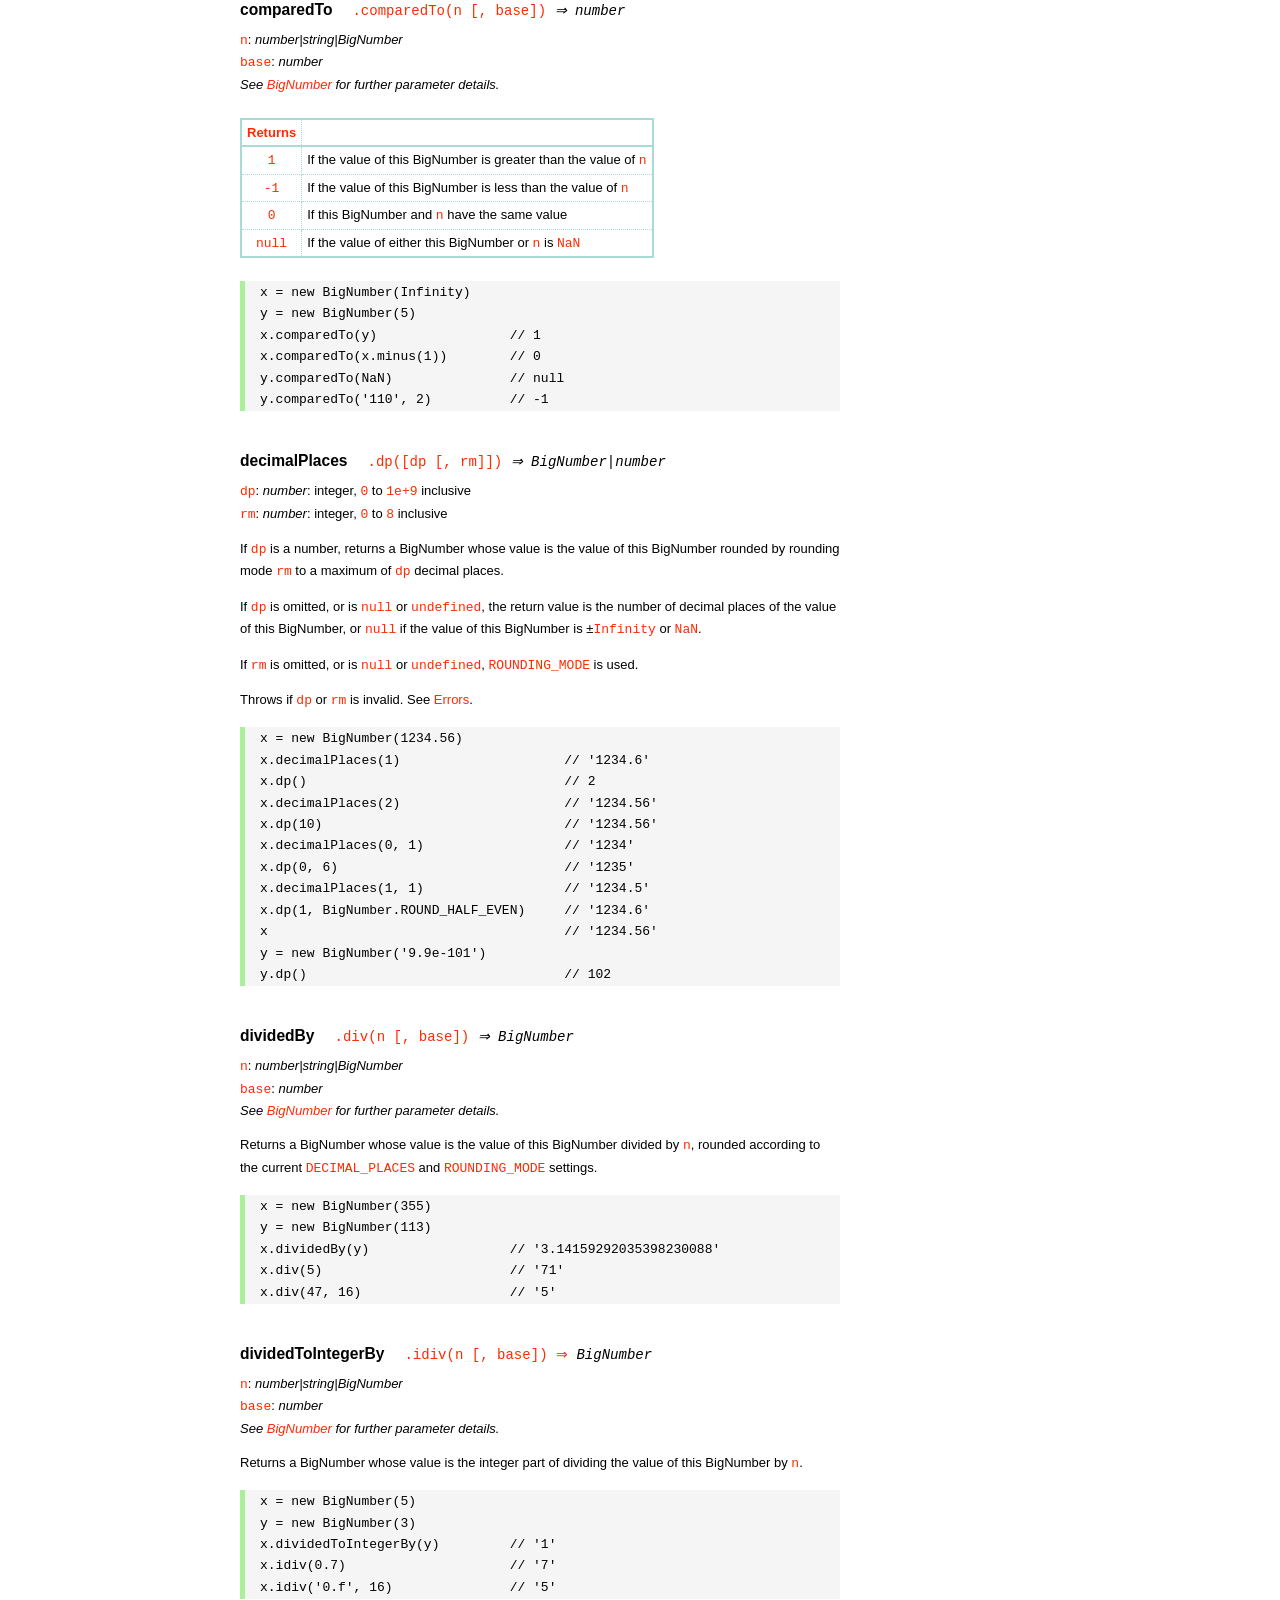
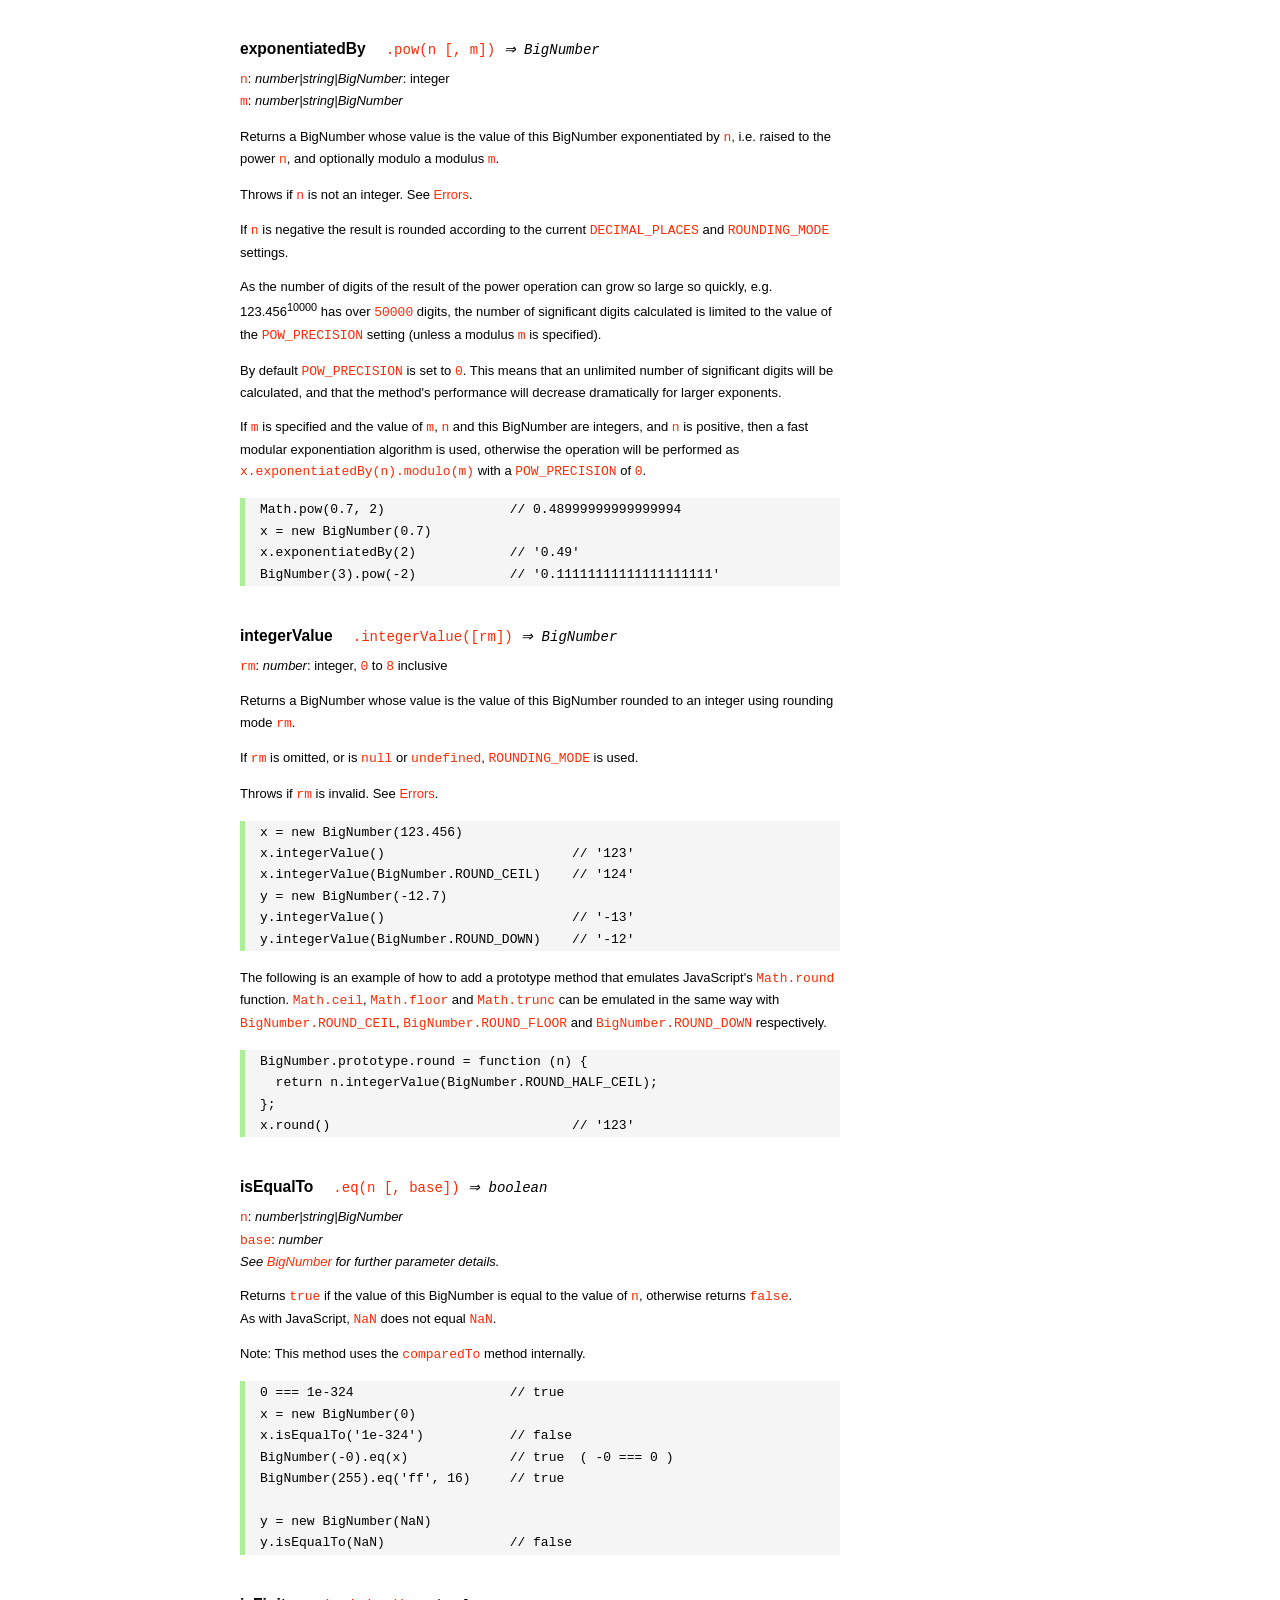
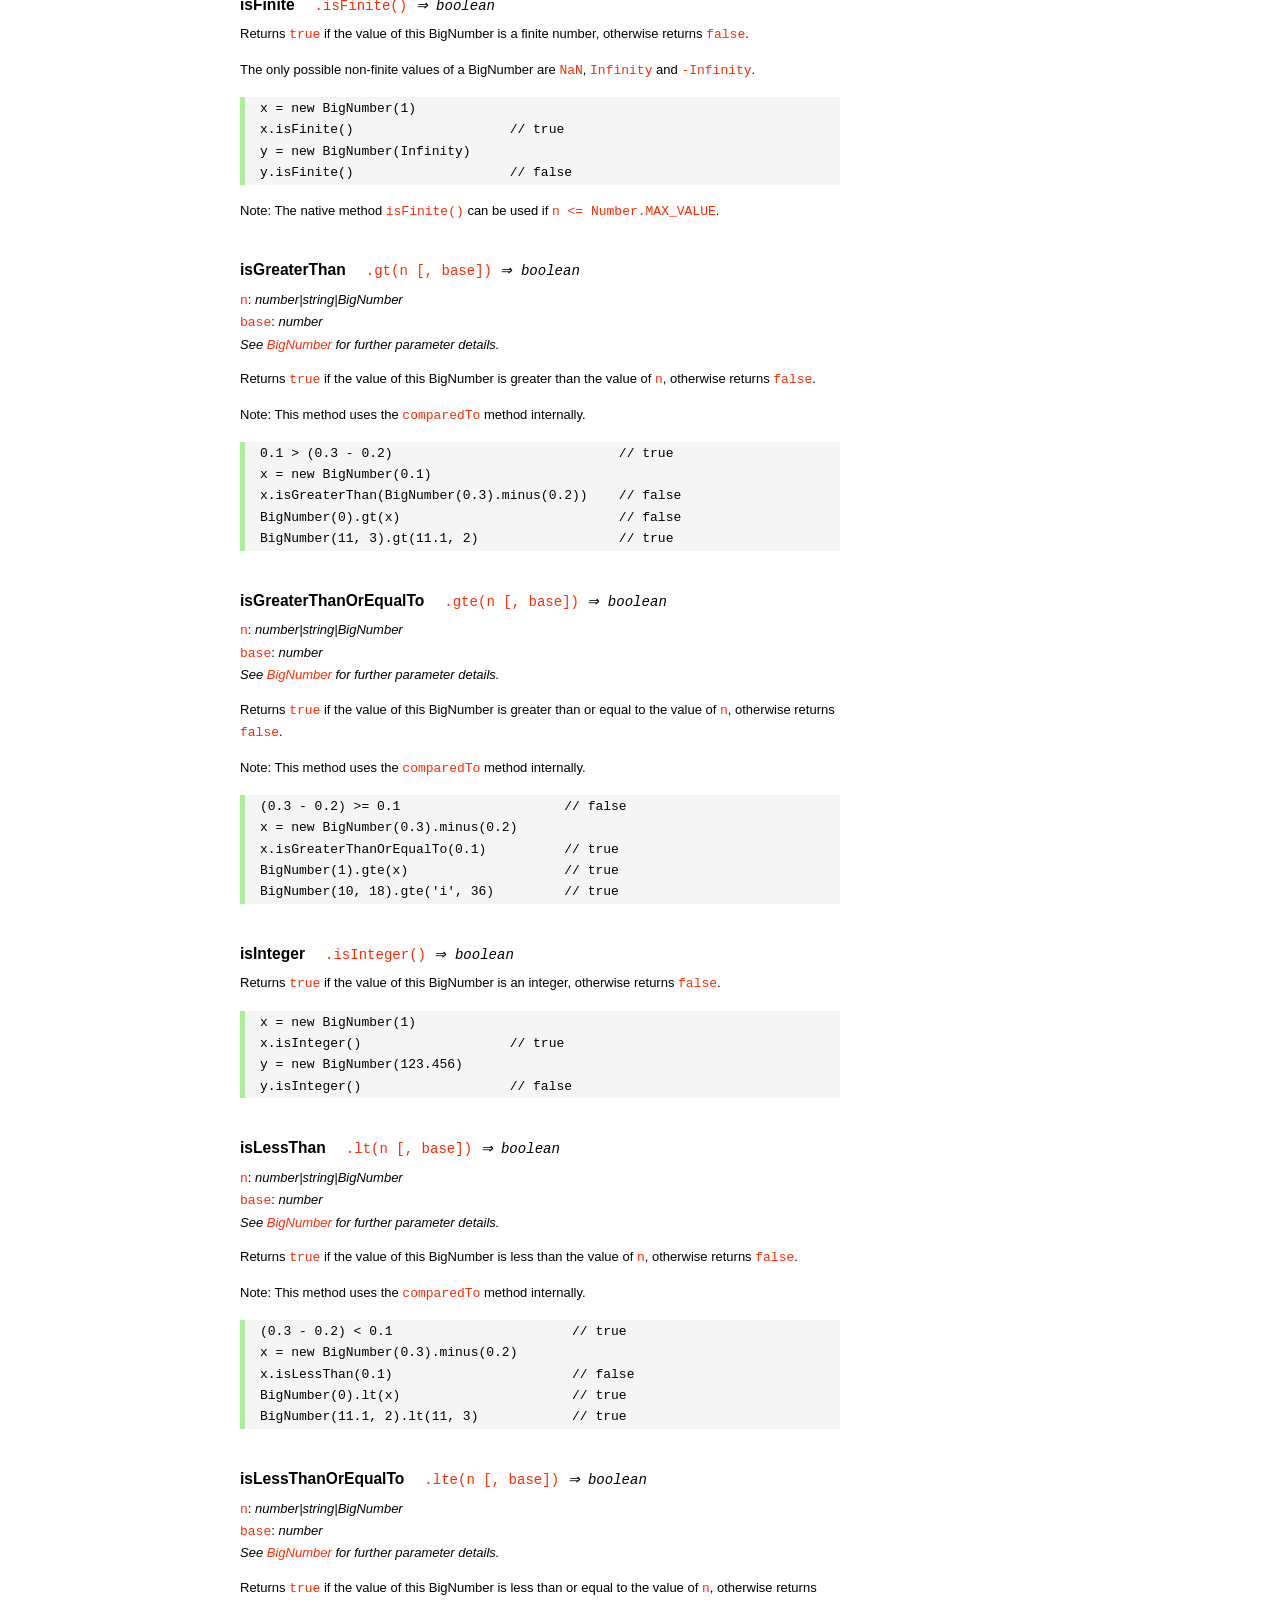
<file: node_modules/bignumber.js/doc/API.html>
<!DOCTYPE HTML>
<html>
<head>
<meta charset="utf-8">
<meta http-equiv="X-UA-Compatible" content="IE=edge">
<meta name="Author" content="M Mclaughlin">
<title>bignumber.js API</title>
<style>
html{font-size:100%}
body{background:#fff;font-family:"Helvetica Neue",Helvetica,Arial,sans-serif;font-size:13px;
  line-height:1.65em;min-height:100%;margin:0}
body,i{color:#000}
.nav{background:#fff;position:fixed;top:0;bottom:0;left:0;width:200px;overflow-y:auto;
  padding:15px 0 30px 15px}
div.container{width:600px;margin:50px 0 50px 240px}
p{margin:0 0 1em;width:600px}
pre,ul{margin:1em 0}
h1,h2,h3,h4,h5{margin:0;padding:1.5em 0 0}
h1,h2{padding:.75em 0}
h1{font:400 3em Verdana,sans-serif;color:#000;margin-bottom:1em}
h2{font-size:2.25em;color:#ff2a00}
h3{font-size:1.75em;color:#4dc71f}
h4{font-size:1.75em;color:#ff2a00;padding-bottom:.75em}
h5{font-size:1.2em;margin-bottom:.4em}
h6{font-size:1.1em;margin-bottom:0.8em;padding:0.5em 0}
dd{padding-top:.35em}
dt{padding-top:.5em}
b{font-weight:700}
dt b{font-size:1.3em}
a,a:visited{color:#ff2a00;text-decoration:none}
a:active,a:hover{outline:0;text-decoration:underline}
.nav a,.nav b,.nav a:visited{display:block;color:#ff2a00;font-weight:700; margin-top:15px}
.nav b{color:#4dc71f;margin-top:20px;cursor:default;width:auto}
ul{list-style-type:none;padding:0 0 0 20px}
.nav ul{line-height:14px;padding-left:0;margin:5px 0 0}
.nav ul a,.nav ul a:visited,span{display:inline;color:#000;font-family:Verdana,Geneva,sans-serif;
  font-size:11px;font-weight:400;margin:0}
.inset,ul.inset{margin-left:20px}
.inset{font-size:.9em}
.nav li{width:auto;margin:0 0 3px}
.alias{font-style:italic;margin-left:20px}
table{border-collapse:collapse;border-spacing:0;border:2px solid #a7dbd8;margin:1.75em 0;padding:0}
td,th{text-align:left;margin:0;padding:2px 5px;border:1px dotted #a7dbd8}
th{border-top:2px solid #a7dbd8;border-bottom:2px solid #a7dbd8;color:#ff2a00}
code,pre{font-family:Consolas, monaco, monospace;font-weight:400}
pre{background:#f5f5f5;white-space:pre-wrap;word-wrap:break-word;border-left:5px solid #abef98;
  padding:1px 0 1px 15px;margin:1.2em 0}
code,.nav-title{color:#ff2a00}
.end{margin-bottom:25px}
.centre{text-align:center}
.error-table{font-size:13px;width:100%}
#faq{margin:3em 0 0}
li span{float:right;margin-right:10px;color:#c0c0c0}
#js{font:inherit;color:#4dc71f}
</style>
</head>
<body>

  <div class="nav">

    <b>v8.1.0</b>

	<a class='nav-title' href="#">API</a>

    <b> CONSTRUCTOR </b>
    <ul>
      <li><a href="#bignumber">BigNumber</a></li>
    </ul>

    <a href="#methods">Methods</a>
    <ul>
      <li><a href="#clone">clone</a></li>
      <li><a href="#config" >config</a><span>set</span></li>
      <li>
        <ul class="inset">
          <li><a href="#decimal-places">DECIMAL_PLACES</a></li>
          <li><a href="#rounding-mode" >ROUNDING_MODE</a></li>
          <li><a href="#exponential-at">EXPONENTIAL_AT</a></li>
          <li><a href="#range"         >RANGE</a></li>
          <li><a href="#crypto"        >CRYPTO</a></li>
          <li><a href="#modulo-mode"   >MODULO_MODE</a></li>
          <li><a href="#pow-precision" >POW_PRECISION</a></li>
          <li><a href="#format"        >FORMAT</a></li>
          <li><a href="#alphabet"      >ALPHABET</a></li>
        </ul>
      </li>
      <li><a href="#isBigNumber">isBigNumber</a></li>
      <li><a href="#max"        >maximum</a><span>max</span></li>
      <li><a href="#min"        >minimum</a><span>min</span></li>
      <li><a href="#random"     >random</a></li>
      <li><a href="#sum"        >sum</a></li>
    </ul>

    <a href="#constructor-properties">Properties</a>
    <ul>
      <li><a href="#round-up"        >ROUND_UP</a></li>
      <li><a href="#round-down"      >ROUND_DOWN</a></li>
      <li><a href="#round-ceil"      >ROUND_CEIL</a></li>
      <li><a href="#round-floor"     >ROUND_FLOOR</a></li>
      <li><a href="#round-half-up"   >ROUND_HALF_UP</a></li>
      <li><a href="#round-half-down" >ROUND_HALF_DOWN</a></li>
      <li><a href="#round-half-even" >ROUND_HALF_EVEN</a></li>
      <li><a href="#round-half-ceil" >ROUND_HALF_CEIL</a></li>
      <li><a href="#round-half-floor">ROUND_HALF_FLOOR</a></li>
      <li><a href="#debug"           >DEBUG</a></li>
    </ul>

    <b> INSTANCE </b>

    <a href="#prototype-methods">Methods</a>
    <ul>
      <li><a href="#abs"    >absoluteValue         </a><span>abs</span>  </li>
      <li><a href="#cmp"    >comparedTo            </a>                  </li>
      <li><a href="#dp"     >decimalPlaces         </a><span>dp</span>   </li>
      <li><a href="#div"    >dividedBy             </a><span>div</span>  </li>
      <li><a href="#divInt" >dividedToIntegerBy    </a><span>idiv</span> </li>
      <li><a href="#pow"    >exponentiatedBy       </a><span>pow</span>  </li>
      <li><a href="#int"    >integerValue          </a>                  </li>
      <li><a href="#eq"     >isEqualTo             </a><span>eq</span>   </li>
      <li><a href="#isF"    >isFinite              </a>                  </li>
      <li><a href="#gt"     >isGreaterThan         </a><span>gt</span>   </li>
      <li><a href="#gte"    >isGreaterThanOrEqualTo</a><span>gte</span>  </li>
      <li><a href="#isInt"  >isInteger             </a>                  </li>
      <li><a href="#lt"     >isLessThan            </a><span>lt</span>   </li>
      <li><a href="#lte"    >isLessThanOrEqualTo   </a><span>lte</span>  </li>
      <li><a href="#isNaN"  >isNaN                 </a>                  </li>
      <li><a href="#isNeg"  >isNegative            </a>                  </li>
      <li><a href="#isPos"  >isPositive            </a>                  </li>
      <li><a href="#isZ"    >isZero                </a>                  </li>
      <li><a href="#minus"  >minus                 </a>                  </li>
      <li><a href="#mod"    >modulo                </a><span>mod</span>  </li>
      <li><a href="#times"  >multipliedBy          </a><span>times</span></li>
      <li><a href="#neg"    >negated               </a>                  </li>
      <li><a href="#plus"   >plus                  </a>                  </li>
      <li><a href="#sd"     >precision             </a><span>sd</span>   </li>
      <li><a href="#shift"  >shiftedBy             </a>                  </li>
      <li><a href="#sqrt"   >squareRoot            </a><span>sqrt</span> </li>
      <li><a href="#toE"    >toExponential         </a>                  </li>
      <li><a href="#toFix"  >toFixed               </a>                  </li>
      <li><a href="#toFor"  >toFormat              </a>                  </li>
      <li><a href="#toFr"   >toFraction            </a>                  </li>
      <li><a href="#toJSON" >toJSON                </a>                  </li>
      <li><a href="#toN"    >toNumber              </a>                  </li>
      <li><a href="#toP"    >toPrecision           </a>                  </li>
      <li><a href="#toS"    >toString              </a>                  </li>
      <li><a href="#valueOf">valueOf               </a>                  </li>
    </ul>

    <a href="#instance-properties">Properties</a>
    <ul>
      <li><a href="#coefficient">c: coefficient</a></li>
      <li><a href="#exponent"   >e: exponent</a></li>
      <li><a href="#sign"       >s: sign</a></li>
    </ul>

    <a href="#zero-nan-infinity">Zero, NaN &amp; Infinity</a>
    <a href="#Errors">Errors</a>
    <a href="#type-coercion">Type coercion</a>
    <a class='end' href="#faq">FAQ</a>

  </div>

  <div class="container">

    <h1>bignumber<span id='js'>.js</span></h1>

    <p>A JavaScript library for arbitrary-precision arithmetic.</p>
    <p><a href="https://github.com/MikeMcl/bignumber.js">Hosted on GitHub</a>. </p>

    <h2>API</h2>

    <p>
      See the <a href='https://github.com/MikeMcl/bignumber.js'>README</a> on GitHub for a
      quick-start introduction.
    </p>
    <p>
      In all examples below, <code>var</code> and semicolons are not shown, and if a commented-out
      value is in quotes it means <code>toString</code> has been called on the preceding expression.
    </p>


    <h3>CONSTRUCTOR</h3>


    <h5 id="bignumber">
      BigNumber<code class='inset'>BigNumber(n [, base]) <i>&rArr; BigNumber</i></code>
    </h5>
    <p>
      <code>n</code>: <i>number|string|BigNumber</i><br />
      <code>base</code>: <i>number</i>: integer, <code>2</code> to <code>36</code> inclusive. (See
      <a href='#alphabet'><code>ALPHABET</code></a> to extend this range).
    </p>
    <p>
      Returns a new instance of a BigNumber object with value <code>n</code>, where <code>n</code>
      is a numeric value in the specified <code>base</code>, or base <code>10</code> if
      <code>base</code> is omitted or is <code>null</code> or <code>undefined</code>.
    </p>
    <pre>
x = new BigNumber(123.4567)                // '123.4567'
// 'new' is optional
y = BigNumber(x)                           // '123.4567'</pre>
    <p>
      If <code>n</code> is a base <code>10</code> value it can be in normal (fixed-point) or
      exponential notation. Values in other bases must be in normal notation. Values in any base can
      have fraction digits, i.e. digits after the decimal point.
    </p>
    <pre>
new BigNumber(43210)                       // '43210'
new BigNumber('4.321e+4')                  // '43210'
new BigNumber('-735.0918e-430')            // '-7.350918e-428'
new BigNumber('123412421.234324', 5)       // '607236.557696'</pre>
    <p>
      Signed <code>0</code>, signed <code>Infinity</code> and <code>NaN</code> are supported.
    </p>
    <pre>
new BigNumber('-Infinity')                 // '-Infinity'
new BigNumber(NaN)                         // 'NaN'
new BigNumber(-0)                          // '0'
new BigNumber('.5')                        // '0.5'
new BigNumber('+2')                        // '2'</pre>
    <p>
      String values in hexadecimal literal form, e.g. <code>'0xff'</code>, are valid, as are
      string values with the octal and binary prefixs <code>'0o'</code> and <code>'0b'</code>.
      String values in octal literal form without the prefix will be interpreted as
      decimals, e.g. <code>'011'</code> is interpreted as 11, not 9.
    </p>
    <pre>
new BigNumber(-10110100.1, 2)              // '-180.5'
new BigNumber('-0b10110100.1')             // '-180.5'
new BigNumber('ff.8', 16)                  // '255.5'
new BigNumber('0xff.8')                    // '255.5'</pre>
    <p>
      If a base is specified, <code>n</code> is rounded according to the current
      <a href='#decimal-places'><code>DECIMAL_PLACES</code></a> and
      <a href='#rounding-mode'><code>ROUNDING_MODE</code></a> settings. <em>This includes base
      <code>10</code> so don't include a <code>base</code> parameter for decimal values unless
      this behaviour is wanted.</em>
    </p>
    <pre>BigNumber.config({ DECIMAL_PLACES: 5 })
new BigNumber(1.23456789)                  // '1.23456789'
new BigNumber(1.23456789, 10)              // '1.23457'</pre>
    <p>An error is thrown if <code>base</code> is invalid. See <a href='#Errors'>Errors</a>.</p>
    <p>
      There is no limit to the number of digits of a value of type <em>string</em> (other than
      that of JavaScript's maximum array size). See <a href='#range'><code>RANGE</code></a> to set
      the maximum and minimum possible exponent value of a BigNumber.
    </p>
    <pre>
new BigNumber('5032485723458348569331745.33434346346912144534543')
new BigNumber('4.321e10000000')</pre>
    <p>BigNumber <code>NaN</code> is returned if <code>n</code> is invalid
    (unless <code>BigNumber.DEBUG</code> is <code>true</code>, see below).</p>
    <pre>
new BigNumber('.1*')                       // 'NaN'
new BigNumber('blurgh')                    // 'NaN'
new BigNumber(9, 2)                        // 'NaN'</pre>
    <p>
      To aid in debugging, if <code>BigNumber.DEBUG</code> is <code>true</code> then an error will
      be thrown on an invalid <code>n</code>. An error will also be thrown if <code>n</code> is of
      type <em>number</em> with more than <code>15</code> significant digits, as calling
      <code><a href='#toS'>toString</a></code> or <code><a href='#valueOf'>valueOf</a></code> on
      these numbers may not result in the intended value.
    </p>
      <pre>
console.log(823456789123456.3)            //  823456789123456.2
new BigNumber(823456789123456.3)          // '823456789123456.2'
BigNumber.DEBUG = true
// '[BigNumber Error] Number primitive has more than 15 significant digits'
new BigNumber(823456789123456.3)
// '[BigNumber Error] Not a base 2 number'
new BigNumber(9, 2)</pre>
    <p>
      A BigNumber can also be created from an object literal.
      Use <code><a href='#isBigNumber'>isBigNumber</a></code> to check that it is well-formed.
    </p>
    <pre>new BigNumber({ s: 1, e: 2, c: [ 777, 12300000000000 ], _isBigNumber: true })    // '777.123'</pre>




    <h4 id="methods">Methods</h4>
     <p>The static methods of a BigNumber constructor.</p>




    <h5 id="clone">clone
      <code class='inset'>.clone([object]) <i>&rArr; BigNumber constructor</i></code>
    </h5>
    <p><code>object</code>: <i>object</i></p>
    <p>
      Returns a new independent BigNumber constructor with configuration as described by
      <code>object</code> (see <a href='#config'><code>config</code></a>), or with the default
      configuration if <code>object</code> is <code>null</code> or <code>undefined</code>.
    </p>
    <p>
      Throws if <code>object</code> is not an object. See <a href='#Errors'>Errors</a>.
    </p>
    <pre>BigNumber.config({ DECIMAL_PLACES: 5 })
BN = BigNumber.clone({ DECIMAL_PLACES: 9 })

x = new BigNumber(1)
y = new BN(1)

x.div(3)                        // 0.33333
y.div(3)                        // 0.333333333

// BN = BigNumber.clone({ DECIMAL_PLACES: 9 }) is equivalent to:
BN = BigNumber.clone()
BN.config({ DECIMAL_PLACES: 9 })</pre>



    <h5 id="config">config<code class='inset'>set([object]) <i>&rArr; object</i></code></h5>
    <p>
      <code>object</code>: <i>object</i>: an object that contains some or all of the following
      properties.
    </p>
    <p>Configures the settings for this particular BigNumber constructor.</p>

    <dl class='inset'>
      <dt id="decimal-places"><code><b>DECIMAL_PLACES</b></code></dt>
      <dd>
        <i>number</i>: integer, <code>0</code> to <code>1e+9</code> inclusive<br />
        Default value: <code>20</code>
      </dd>
      <dd>
        The <u>maximum</u> number of decimal places of the results of operations involving
        division, i.e. division, square root and base conversion operations, and power
        operations with negative exponents.<br />
      </dd>
      <dd>
      <pre>BigNumber.config({ DECIMAL_PLACES: 5 })
BigNumber.set({ DECIMAL_PLACES: 5 })    // equivalent</pre>
      </dd>



      <dt id="rounding-mode"><code><b>ROUNDING_MODE</b></code></dt>
      <dd>
        <i>number</i>: integer, <code>0</code> to <code>8</code> inclusive<br />
        Default value: <code>4</code> <a href="#round-half-up">(<code>ROUND_HALF_UP</code>)</a>
      </dd>
      <dd>
        The rounding mode used in the above operations and the default rounding mode of
        <a href='#dp'><code>decimalPlaces</code></a>,
        <a href='#sd'><code>precision</code></a>,
        <a href='#toE'><code>toExponential</code></a>,
        <a href='#toFix'><code>toFixed</code></a>,
        <a href='#toFor'><code>toFormat</code></a> and
        <a href='#toP'><code>toPrecision</code></a>.
      </dd>
      <dd>The modes are available as enumerated properties of the BigNumber constructor.</dd>
       <dd>
      <pre>BigNumber.config({ ROUNDING_MODE: 0 })
BigNumber.set({ ROUNDING_MODE: BigNumber.ROUND_UP })    // equivalent</pre>
        </dd>



      <dt id="exponential-at"><code><b>EXPONENTIAL_AT</b></code></dt>
      <dd>
        <i>number</i>: integer, magnitude <code>0</code> to <code>1e+9</code> inclusive, or
        <br />
        <i>number</i>[]: [ integer <code>-1e+9</code> to <code>0</code> inclusive, integer
        <code>0</code> to <code>1e+9</code> inclusive ]<br />
        Default value: <code>[-7, 20]</code>
      </dd>
      <dd>
        The exponent value(s) at which <code>toString</code> returns exponential notation.
      </dd>
      <dd>
        If a single number is assigned, the value is the exponent magnitude.<br />
        If an array of two numbers is assigned then the first number is the negative exponent
        value at and beneath which exponential notation is used, and the second number is the
        positive exponent value at and above which the same.
      </dd>
      <dd>
        For example, to emulate JavaScript numbers in terms of the exponent values at which they
        begin to use exponential notation, use <code>[-7, 20]</code>.
      </dd>
      <dd>
      <pre>BigNumber.config({ EXPONENTIAL_AT: 2 })
new BigNumber(12.3)         // '12.3'        e is only 1
new BigNumber(123)          // '1.23e+2'
new BigNumber(0.123)        // '0.123'       e is only -1
new BigNumber(0.0123)       // '1.23e-2'

BigNumber.config({ EXPONENTIAL_AT: [-7, 20] })
new BigNumber(123456789)    // '123456789'   e is only 8
new BigNumber(0.000000123)  // '1.23e-7'

// Almost never return exponential notation:
BigNumber.config({ EXPONENTIAL_AT: 1e+9 })

// Always return exponential notation:
BigNumber.config({ EXPONENTIAL_AT: 0 })</pre>
      </dd>
      <dd>
        Regardless of the value of <code>EXPONENTIAL_AT</code>, the <code>toFixed</code> method
        will always return a value in normal notation and the <code>toExponential</code> method
        will always return a value in exponential form.
      </dd>
      <dd>
        Calling <code>toString</code> with a base argument, e.g. <code>toString(10)</code>, will
        also always return normal notation.
      </dd>



      <dt id="range"><code><b>RANGE</b></code></dt>
      <dd>
        <i>number</i>: integer, magnitude <code>1</code> to <code>1e+9</code> inclusive, or
        <br />
        <i>number</i>[]: [ integer <code>-1e+9</code> to <code>-1</code> inclusive, integer
        <code>1</code> to <code>1e+9</code> inclusive ]<br />
        Default value: <code>[-1e+9, 1e+9]</code>
      </dd>
      <dd>
        The exponent value(s) beyond which overflow to <code>Infinity</code> and underflow to
        zero occurs.
      </dd>
      <dd>
        If a single number is assigned, it is the maximum exponent magnitude: values wth a
        positive exponent of greater magnitude become <code>Infinity</code> and those with a
        negative exponent of greater magnitude become zero.
      <dd>
        If an array of two numbers is assigned then the first number is the negative exponent
        limit and the second number is the positive exponent limit.
      </dd>
      <dd>
        For example, to emulate JavaScript numbers in terms of the exponent values at which they
        become zero and <code>Infinity</code>, use <code>[-324, 308]</code>.
      </dd>
      <dd>
      <pre>BigNumber.config({ RANGE: 500 })
BigNumber.config().RANGE     // [ -500, 500 ]
new BigNumber('9.999e499')   // '9.999e+499'
new BigNumber('1e500')       // 'Infinity'
new BigNumber('1e-499')      // '1e-499'
new BigNumber('1e-500')      // '0'

BigNumber.config({ RANGE: [-3, 4] })
new BigNumber(99999)         // '99999'      e is only 4
new BigNumber(100000)        // 'Infinity'   e is 5
new BigNumber(0.001)         // '0.01'       e is only -3
new BigNumber(0.0001)        // '0'          e is -4</pre>
      </dd>
      <dd>
        The largest possible magnitude of a finite BigNumber is
        <code>9.999...e+1000000000</code>.<br />
        The smallest possible magnitude of a non-zero BigNumber is <code>1e-1000000000</code>.
      </dd>



      <dt id="crypto"><code><b>CRYPTO</b></code></dt>
      <dd>
        <i>boolean</i>: <code>true</code> or <code>false</code>.<br />
        Default value: <code>false</code>
      </dd>
      <dd>
        The value that determines whether cryptographically-secure pseudo-random number
        generation is used.
      </dd>
      <dd>
        If <code>CRYPTO</code> is set to <code>true</code> then the
        <a href='#random'><code>random</code></a> method will generate random digits using
        <code>crypto.getRandomValues</code> in browsers that support it, or
        <code>crypto.randomBytes</code> if using Node.js.
      </dd>
      <dd>
        If neither function is supported by the host environment then attempting to set
        <code>CRYPTO</code> to <code>true</code> will fail and an exception will be thrown.
      </dd>
      <dd>
        If <code>CRYPTO</code> is <code>false</code> then the source of randomness used will be
        <code>Math.random</code> (which is assumed to generate at least <code>30</code> bits of
        randomness).
      </dd>
      <dd>See <a href='#random'><code>random</code></a>.</dd>
      <dd>
      <pre>
// Node.js
global.crypto = require('crypto')

BigNumber.config({ CRYPTO: true })
BigNumber.config().CRYPTO       // true
BigNumber.random()              // 0.54340758610486147524</pre>
      </dd>



      <dt id="modulo-mode"><code><b>MODULO_MODE</b></code></dt>
      <dd>
        <i>number</i>: integer, <code>0</code> to <code>9</code> inclusive<br />
        Default value: <code>1</code> (<a href="#round-down"><code>ROUND_DOWN</code></a>)
      </dd>
      <dd>The modulo mode used when calculating the modulus: <code>a mod n</code>.</dd>
      <dd>
        The quotient, <code>q = a / n</code>, is calculated according to the
        <a href='#rounding-mode'><code>ROUNDING_MODE</code></a> that corresponds to the chosen
        <code>MODULO_MODE</code>.
      </dd>
      <dd>The remainder, <code>r</code>, is calculated as: <code>r = a - n * q</code>.</dd>
      <dd>
        The modes that are most commonly used for the modulus/remainder operation are shown in
        the following table. Although the other rounding modes can be used, they may not give
        useful results.
      </dd>
      <dd>
        <table>
          <tr><th>Property</th><th>Value</th><th>Description</th></tr>
          <tr>
            <td><b>ROUND_UP</b></td><td class='centre'>0</td>
            <td>
              The remainder is positive if the dividend is negative, otherwise it is negative.
            </td>
          </tr>
          <tr>
            <td><b>ROUND_DOWN</b></td><td class='centre'>1</td>
            <td>
              The remainder has the same sign as the dividend.<br />
              This uses 'truncating division' and matches the behaviour of JavaScript's
              remainder operator <code>%</code>.
            </td>
          </tr>
          <tr>
            <td><b>ROUND_FLOOR</b></td><td class='centre'>3</td>
            <td>
              The remainder has the same sign as the divisor.<br />
              This matches Python's <code>%</code> operator.
            </td>
          </tr>
          <tr>
            <td><b>ROUND_HALF_EVEN</b></td><td class='centre'>6</td>
            <td>The <i>IEEE 754</i> remainder function.</td>
          </tr>
           <tr>
             <td><b>EUCLID</b></td><td class='centre'>9</td>
             <td>
               The remainder is always positive. Euclidian division: <br />
               <code>q = sign(n) * floor(a / abs(n))</code>
             </td>
           </tr>
        </table>
      </dd>
      <dd>
        The rounding/modulo modes are available as enumerated properties of the BigNumber
        constructor.
      </dd>
      <dd>See <a href='#mod'><code>modulo</code></a>.</dd>
      <dd>
        <pre>BigNumber.config({ MODULO_MODE: BigNumber.EUCLID })
BigNumber.config({ MODULO_MODE: 9 })          // equivalent</pre>
      </dd>



      <dt id="pow-precision"><code><b>POW_PRECISION</b></code></dt>
      <dd>
        <i>number</i>: integer, <code>0</code> to <code>1e+9</code> inclusive.<br />
        Default value: <code>0</code>
      </dd>
      <dd>
        The <i>maximum</i> precision, i.e. number of significant digits, of the result of the power
        operation (unless a modulus is specified).
      </dd>
      <dd>If set to <code>0</code>, the number of significant digits will not be limited.</dd>
      <dd>See <a href='#pow'><code>exponentiatedBy</code></a>.</dd>
      <dd><pre>BigNumber.config({ POW_PRECISION: 100 })</pre></dd>



      <dt id="format"><code><b>FORMAT</b></code></dt>
      <dd><i>object</i></dd>
      <dd>
        The <code>FORMAT</code> object configures the format of the string returned by the
        <a href='#toFor'><code>toFormat</code></a> method.
      </dd>
      <dd>
        The example below shows the properties of the <code>FORMAT</code> object that are
        recognised, and their default values.
      </dd>
      <dd>
         Unlike the other configuration properties, the values of the properties of the
         <code>FORMAT</code> object will not be checked for validity. The existing
         <code>FORMAT</code> object will simply be replaced by the object that is passed in.
         The object can include any number of the properties shown below.
      </dd>
      <dd>See <a href='#toFor'><code>toFormat</code></a> for examples of usage.</dd>
      <dd>
      <pre>
BigNumber.config({
  FORMAT: {
    // string to prepend
    prefix: '',
    // decimal separator
    decimalSeparator: '.',
    // grouping separator of the integer part
    groupSeparator: ',',
    // primary grouping size of the integer part
    groupSize: 3,
    // secondary grouping size of the integer part
    secondaryGroupSize: 0,
    // grouping separator of the fraction part
    fractionGroupSeparator: ' ',
    // grouping size of the fraction part
    fractionGroupSize: 0,
    // string to append
    suffix: ''
  }
});</pre>
      </dd>



      <dt id="alphabet"><code><b>ALPHABET</b></code></dt>
      <dd>
        <i>string</i><br />
        Default value: <code>'0123456789abcdefghijklmnopqrstuvwxyz'</code>
      </dd>
      <dd>
        The alphabet used for base conversion. The length of the alphabet corresponds to the
        maximum value of the base argument that can be passed to the
        <a href='#bignumber'><code>BigNumber</code></a> constructor or
        <a href='#toS'><code>toString</code></a>.
      </dd>
      <dd>
        There is no maximum length for the alphabet, but it must be at least 2 characters long, and
        it must not contain whitespace or a repeated character, or the sign indicators
        <code>'+'</code> and <code>'-'</code>, or the decimal separator <code>'.'</code>.
      </dd>
      <dd>
        <pre>// duodecimal (base 12)
BigNumber.config({ ALPHABET: '0123456789TE' })
x = new BigNumber('T', 12)
x.toString()                // '10'
x.toString(12)              // 'T'</pre>
      </dd>



    </dl>
    <br /><br />
    <p>Returns an object with the above properties and their current values.</p>
    <p>
      Throws if <code>object</code> is not an object, or if an invalid value is assigned to
      one or more of the above properties. See <a href='#Errors'>Errors</a>.
    </p>
    <pre>
BigNumber.config({
  DECIMAL_PLACES: 40,
  ROUNDING_MODE: BigNumber.ROUND_HALF_CEIL,
  EXPONENTIAL_AT: [-10, 20],
  RANGE: [-500, 500],
  CRYPTO: true,
  MODULO_MODE: BigNumber.ROUND_FLOOR,
  POW_PRECISION: 80,
  FORMAT: {
    groupSize: 3,
    groupSeparator: ' ',
    decimalSeparator: ','
  },
  ALPHABET: '0123456789abcdefghijklmnopqrstuvwxyzABCDEFGHIJKLMNOPQRSTUVWXYZ$_'
});

obj = BigNumber.config();
obj.DECIMAL_PLACES        // 40
obj.RANGE                 // [-500, 500]</pre>



    <h5 id="isBigNumber">
      isBigNumber<code class='inset'>.isBigNumber(value) <i>&rArr; boolean</i></code>
    </h5>
    <p><code>value</code>: <i>any</i><br /></p>
    <p>
      Returns <code>true</code> if <code>value</code> is a BigNumber instance, otherwise returns
      <code>false</code>.
    </p>
    <pre>x = 42
y = new BigNumber(x)

BigNumber.isBigNumber(x)             // false
y instanceof BigNumber               // true
BigNumber.isBigNumber(y)             // true

BN = BigNumber.clone();
z = new BN(x)
z instanceof BigNumber               // false
BigNumber.isBigNumber(z)             // true</pre>
    <p>
      If <code>value</code> is a BigNumber instance and <code>BigNumber.DEBUG</code> is <code>true</code>,
      then this method will also check if <code>value</code> is well-formed, and throw if it is not.
      See <a href='#Errors'>Errors</a>.
    </p>
    <p>
      The check can be useful if creating a BigNumber from an object literal.
      See <a href='#bignumber'>BigNumber</a>.
    </p>
    <pre>
x = new BigNumber(10)

// Change x.c to an illegitimate value.
x.c = NaN

BigNumber.DEBUG = false

// No error.
BigNumber.isBigNumber(x)    // true

BigNumber.DEBUG = true

// Error.
BigNumber.isBigNumber(x)    // '[BigNumber Error] Invalid BigNumber'</pre>



    <h5 id="max">maximum<code class='inset'>.max(n...) <i>&rArr; BigNumber</i></code></h5>
    <p>
      <code>n</code>: <i>number|string|BigNumber</i><br />
      <i>See <code><a href="#bignumber">BigNumber</a></code> for further parameter details.</i>
    </p>
    <p>
      Returns a BigNumber whose value is the maximum of the arguments.
    </p>
    <p>The return value is always exact and unrounded.</p>
    <pre>x = new BigNumber('3257869345.0378653')
BigNumber.maximum(4e9, x, '123456789.9')      // '4000000000'

arr = [12, '13', new BigNumber(14)]
BigNumber.max.apply(null, arr)                // '14'</pre>



    <h5 id="min">minimum<code class='inset'>.min(n...) <i>&rArr; BigNumber</i></code></h5>
    <p>
      <code>n</code>: <i>number|string|BigNumber</i><br />
      <i>See <code><a href="#bignumber">BigNumber</a></code> for further parameter details.</i>
    </p>
    <p>
      Returns a BigNumber whose value is the minimum of the arguments.
    </p>
    <p>The return value is always exact and unrounded.</p>
    <pre>x = new BigNumber('3257869345.0378653')
BigNumber.minimum(4e9, x, '123456789.9')      // '123456789.9'

arr = [2, new BigNumber(-14), '-15.9999', -12]
BigNumber.min.apply(null, arr)                // '-15.9999'</pre>



    <h5 id="random">
      random<code class='inset'>.random([dp]) <i>&rArr; BigNumber</i></code>
    </h5>
    <p><code>dp</code>: <i>number</i>: integer, <code>0</code> to <code>1e+9</code> inclusive</p>
    <p>
      Returns a new BigNumber with a pseudo-random value equal to or greater than <code>0</code> and
      less than <code>1</code>.
    </p>
    <p>
      The return value will have <code>dp</code> decimal places (or less if trailing zeros are
      produced).<br />
      If <code>dp</code> is omitted then the number of decimal places will default to the current
      <a href='#decimal-places'><code>DECIMAL_PLACES</code></a> setting.
    </p>
    <p>
      Depending on the value of this BigNumber constructor's
      <a href='#crypto'><code>CRYPTO</code></a> setting and the support for the
      <code>crypto</code> object in the host environment, the random digits of the return value are
      generated by either <code>Math.random</code> (fastest), <code>crypto.getRandomValues</code>
      (Web Cryptography API in recent browsers) or <code>crypto.randomBytes</code> (Node.js).
    </p>
    <p>
      To be able to set <a href='#crypto'><code>CRYPTO</code></a> to <code>true</code> when using
      Node.js, the <code>crypto</code> object must be available globally:
    </p>
    <pre>global.crypto = require('crypto')</pre>
    <p>
      If <a href='#crypto'><code>CRYPTO</code></a> is <code>true</code>, i.e. one of the
      <code>crypto</code> methods is to be used, the value of a returned BigNumber should be
      cryptographically-secure and statistically indistinguishable from a random value.
    </p>
    <p>
      Throws if <code>dp</code> is invalid. See <a href='#Errors'>Errors</a>.
    </p>
    <pre>BigNumber.config({ DECIMAL_PLACES: 10 })
BigNumber.random()              // '0.4117936847'
BigNumber.random(20)            // '0.78193327636914089009'</pre>



    <h5 id="sum">sum<code class='inset'>.sum(n...) <i>&rArr; BigNumber</i></code></h5>
    <p>
      <code>n</code>: <i>number|string|BigNumber</i><br />
      <i>See <code><a href="#bignumber">BigNumber</a></code> for further parameter details.</i>
    </p>
    <p>Returns a BigNumber whose value is the sum of the arguments.</p>
    <p>The return value is always exact and unrounded.</p>
    <pre>x = new BigNumber('3257869345.0378653')
BigNumber.sum(4e9, x, '123456789.9')      // '7381326134.9378653'

arr = [2, new BigNumber(14), '15.9999', 12]
BigNumber.sum.apply(null, arr)            // '43.9999'</pre>



    <h4 id="constructor-properties">Properties</h4>
    <p>
      The library's enumerated rounding modes are stored as properties of the constructor.<br />
      (They are not referenced internally by the library itself.)
    </p>
    <p>
      Rounding modes <code>0</code> to <code>6</code> (inclusive) are the same as those of Java's
      BigDecimal class.
    </p>
    <table>
      <tr>
        <th>Property</th>
        <th>Value</th>
        <th>Description</th>
      </tr>
      <tr>
        <td id="round-up"><b>ROUND_UP</b></td>
        <td class='centre'>0</td>
        <td>Rounds away from zero</td>
      </tr>
      <tr>
        <td id="round-down"><b>ROUND_DOWN</b></td>
        <td class='centre'>1</td>
        <td>Rounds towards zero</td>
      </tr>
      <tr>
        <td id="round-ceil"><b>ROUND_CEIL</b></td>
        <td class='centre'>2</td>
        <td>Rounds towards <code>Infinity</code></td>
      </tr>
      <tr>
        <td id="round-floor"><b>ROUND_FLOOR</b></td>
        <td class='centre'>3</td>
        <td>Rounds towards <code>-Infinity</code></td>
      </tr>
      <tr>
        <td id="round-half-up"><b>ROUND_HALF_UP</b></td>
        <td class='centre'>4</td>
        <td>
          Rounds towards nearest neighbour.<br />
          If equidistant, rounds away from zero
        </td>
      </tr>
      <tr>
        <td id="round-half-down"><b>ROUND_HALF_DOWN</b></td>
        <td class='centre'>5</td>
        <td>
          Rounds towards nearest neighbour.<br />
          If equidistant, rounds towards zero
        </td>
      </tr>
      <tr>
        <td id="round-half-even"><b>ROUND_HALF_EVEN</b></td>
        <td class='centre'>6</td>
        <td>
          Rounds towards nearest neighbour.<br />
          If equidistant, rounds towards even neighbour
        </td>
      </tr>
      <tr>
        <td id="round-half-ceil"><b>ROUND_HALF_CEIL</b></td>
        <td class='centre'>7</td>
        <td>
          Rounds towards nearest neighbour.<br />
          If equidistant, rounds towards <code>Infinity</code>
        </td>
      </tr>
      <tr>
        <td id="round-half-floor"><b>ROUND_HALF_FLOOR</b></td>
        <td class='centre'>8</td>
        <td>
          Rounds towards nearest neighbour.<br />
          If equidistant, rounds towards <code>-Infinity</code>
        </td>
      </tr>
    </table>
    <pre>
BigNumber.config({ ROUNDING_MODE: BigNumber.ROUND_CEIL })
BigNumber.config({ ROUNDING_MODE: 2 })     // equivalent</pre>

    <h5 id="debug">DEBUG</h5>
    <p><i>undefined|false|true</i></p>
    <p>
      If <code>BigNumber.DEBUG</code> is set <code>true</code> then an error will be thrown
      if this <a href='#bignumber'>BigNumber</a> constructor receives an invalid value, such as
      a value of type <em>number</em> with more than <code>15</code> significant digits.
      See <a href='#bignumber'>BigNumber</a>.
    </p>
    <p>
      An error will also be thrown if the <code><a href='#isBigNumber'>isBigNumber</a></code>
      method receives a BigNumber that is not well-formed.
      See <code><a href='#isBigNumber'>isBigNumber</a></code>.
    </p>
    <pre>BigNumber.DEBUG = true</pre>


    <h3>INSTANCE</h3>


    <h4 id="prototype-methods">Methods</h4>
    <p>The methods inherited by a BigNumber instance from its constructor's prototype object.</p>
    <p>A BigNumber is immutable in the sense that it is not changed by its methods. </p>
    <p>
      The treatment of &plusmn;<code>0</code>, &plusmn;<code>Infinity</code> and <code>NaN</code> is
      consistent with how JavaScript treats these values.
    </p>
    <p>Many method names have a shorter alias.</p>



    <h5 id="abs">absoluteValue<code class='inset'>.abs() <i>&rArr; BigNumber</i></code></h5>
    <p>
      Returns a BigNumber whose value is the absolute value, i.e. the magnitude, of the value of
      this BigNumber.
    </p>
    <p>The return value is always exact and unrounded.</p>
    <pre>
x = new BigNumber(-0.8)
y = x.absoluteValue()           // '0.8'
z = y.abs()                     // '0.8'</pre>



    <h5 id="cmp">
      comparedTo<code class='inset'>.comparedTo(n [, base]) <i>&rArr; number</i></code>
    </h5>
    <p>
      <code>n</code>: <i>number|string|BigNumber</i><br />
      <code>base</code>: <i>number</i><br />
      <i>See <a href="#bignumber">BigNumber</a> for further parameter details.</i>
    </p>
    <table>
      <tr><th>Returns</th><th>&nbsp;</th></tr>
      <tr>
        <td class='centre'><code>1</code></td>
        <td>If the value of this BigNumber is greater than the value of <code>n</code></td>
      </tr>
      <tr>
        <td class='centre'><code>-1</code></td>
        <td>If the value of this BigNumber is less than the value of <code>n</code></td>
      </tr>
      <tr>
        <td class='centre'><code>0</code></td>
        <td>If this BigNumber and <code>n</code> have the same value</td>
      </tr>
       <tr>
        <td class='centre'><code>null</code></td>
        <td>If the value of either this BigNumber or <code>n</code> is <code>NaN</code></td>
      </tr>
    </table>
    <pre>
x = new BigNumber(Infinity)
y = new BigNumber(5)
x.comparedTo(y)                 // 1
x.comparedTo(x.minus(1))        // 0
y.comparedTo(NaN)               // null
y.comparedTo('110', 2)          // -1</pre>



    <h5 id="dp">
      decimalPlaces<code class='inset'>.dp([dp [, rm]]) <i>&rArr; BigNumber|number</i></code>
    </h5>
    <p>
      <code>dp</code>: <i>number</i>: integer, <code>0</code> to <code>1e+9</code> inclusive<br />
      <code>rm</code>: <i>number</i>: integer, <code>0</code> to <code>8</code> inclusive
    </p>
    <p>
      If <code>dp</code> is a number, returns a BigNumber whose value is the value of this BigNumber
      rounded by rounding mode <code>rm</code> to a maximum of <code>dp</code> decimal places.
    </p>
    <p>
      If <code>dp</code> is omitted, or is <code>null</code> or <code>undefined</code>, the return
      value is the number of decimal places of the value of this BigNumber, or <code>null</code> if
      the value of this BigNumber is &plusmn;<code>Infinity</code> or <code>NaN</code>.
    </p>
    <p>
      If <code>rm</code> is omitted, or is <code>null</code> or <code>undefined</code>,
      <a href='#rounding-mode'><code>ROUNDING_MODE</code></a> is used.
    </p>
    <p>
      Throws if <code>dp</code> or <code>rm</code> is invalid. See <a href='#Errors'>Errors</a>.
    </p>
    <pre>
x = new BigNumber(1234.56)
x.decimalPlaces(1)                     // '1234.6'
x.dp()                                 // 2
x.decimalPlaces(2)                     // '1234.56'
x.dp(10)                               // '1234.56'
x.decimalPlaces(0, 1)                  // '1234'
x.dp(0, 6)                             // '1235'
x.decimalPlaces(1, 1)                  // '1234.5'
x.dp(1, BigNumber.ROUND_HALF_EVEN)     // '1234.6'
x                                      // '1234.56'
y = new BigNumber('9.9e-101')
y.dp()                                 // 102</pre>



    <h5 id="div">dividedBy<code class='inset'>.div(n [, base]) <i>&rArr; BigNumber</i></code>
    </h5>
    <p>
      <code>n</code>: <i>number|string|BigNumber</i><br />
      <code>base</code>: <i>number</i><br />
      <i>See <a href="#bignumber">BigNumber</a> for further parameter details.</i>
    </p>
    <p>
      Returns a BigNumber whose value is the value of this BigNumber divided by
      <code>n</code>, rounded according to the current
      <a href='#decimal-places'><code>DECIMAL_PLACES</code></a> and
      <a href='#rounding-mode'><code>ROUNDING_MODE</code></a> settings.
    </p>
    <pre>
x = new BigNumber(355)
y = new BigNumber(113)
x.dividedBy(y)                  // '3.14159292035398230088'
x.div(5)                        // '71'
x.div(47, 16)                   // '5'</pre>



    <h5 id="divInt">
      dividedToIntegerBy<code class='inset'>.idiv(n [, base]) &rArr;
      <i>BigNumber</i></code>
    </h5>
    <p>
      <code>n</code>: <i>number|string|BigNumber</i><br />
      <code>base</code>: <i>number</i><br />
      <i>See <a href="#bignumber">BigNumber</a> for further parameter details.</i>
    </p>
    <p>
      Returns a BigNumber whose value is the integer part of dividing the value of this BigNumber by
      <code>n</code>.
    </p>
    <pre>
x = new BigNumber(5)
y = new BigNumber(3)
x.dividedToIntegerBy(y)         // '1'
x.idiv(0.7)                     // '7'
x.idiv('0.f', 16)               // '5'</pre>



    <h5 id="pow">
      exponentiatedBy<code class='inset'>.pow(n [, m]) <i>&rArr; BigNumber</i></code>
    </h5>
    <p>
      <code>n</code>: <i>number|string|BigNumber</i>: integer<br />
      <code>m</code>: <i>number|string|BigNumber</i>
    </p>
    <p>
      Returns a BigNumber whose value is the value of this BigNumber exponentiated by
      <code>n</code>, i.e. raised to the power <code>n</code>, and optionally modulo a modulus
      <code>m</code>.
    </p>
    <p>
      Throws if <code>n</code> is not an integer. See <a href='#Errors'>Errors</a>.
    </p>
    <p>
      If <code>n</code> is negative the result is rounded according to the current
      <a href='#decimal-places'><code>DECIMAL_PLACES</code></a> and
      <a href='#rounding-mode'><code>ROUNDING_MODE</code></a> settings.
    </p>
    <p>
      As the number of digits of the result of the power operation can grow so large so quickly,
      e.g. 123.456<sup>10000</sup> has over <code>50000</code> digits, the number of significant
      digits calculated is limited to the value of the
      <a href='#pow-precision'><code>POW_PRECISION</code></a> setting (unless a modulus
      <code>m</code> is specified).
    </p>
    <p>
      By default <a href='#pow-precision'><code>POW_PRECISION</code></a> is set to <code>0</code>.
      This means that an unlimited number of significant digits will be calculated, and that the
      method's performance will decrease dramatically for larger exponents.
    </p>
    <p>
      If <code>m</code> is specified and the value of <code>m</code>, <code>n</code> and this
      BigNumber are integers, and <code>n</code> is positive, then a fast modular exponentiation
      algorithm is used, otherwise the operation will be performed as
      <code>x.exponentiatedBy(n).modulo(m)</code> with a
      <a href='#pow-precision'><code>POW_PRECISION</code></a> of <code>0</code>.
    </p>
    <pre>
Math.pow(0.7, 2)                // 0.48999999999999994
x = new BigNumber(0.7)
x.exponentiatedBy(2)            // '0.49'
BigNumber(3).pow(-2)            // '0.11111111111111111111'</pre>



    <h5 id="int">
      integerValue<code class='inset'>.integerValue([rm]) <i>&rArr; BigNumber</i></code>
    </h5>
    <p>
      <code>rm</code>: <i>number</i>: integer, <code>0</code> to <code>8</code> inclusive
    </p>
   <p>
      Returns a BigNumber whose value is the value of this BigNumber rounded to an integer using
      rounding mode <code>rm</code>.
    </p>
    <p>
      If <code>rm</code> is omitted, or is <code>null</code> or <code>undefined</code>,
      <a href='#rounding-mode'><code>ROUNDING_MODE</code></a> is used.
    </p>
    <p>
      Throws if <code>rm</code> is invalid. See <a href='#Errors'>Errors</a>.
    </p>
    <pre>
x = new BigNumber(123.456)
x.integerValue()                        // '123'
x.integerValue(BigNumber.ROUND_CEIL)    // '124'
y = new BigNumber(-12.7)
y.integerValue()                        // '-13'
y.integerValue(BigNumber.ROUND_DOWN)    // '-12'</pre>
    <p>
      The following is an example of how to add a prototype method that emulates JavaScript's
      <code>Math.round</code> function. <code>Math.ceil</code>, <code>Math.floor</code> and
      <code>Math.trunc</code> can be emulated in the same way with
      <code>BigNumber.ROUND_CEIL</code>, <code>BigNumber.ROUND_FLOOR</code> and
      <code> BigNumber.ROUND_DOWN</code> respectively.
    </p>
    <pre>
BigNumber.prototype.round = function (n) {
  return n.integerValue(BigNumber.ROUND_HALF_CEIL);
};
x.round()                               // '123'</pre>



    <h5 id="eq">isEqualTo<code class='inset'>.eq(n [, base]) <i>&rArr; boolean</i></code></h5>
    <p>
      <code>n</code>: <i>number|string|BigNumber</i><br />
      <code>base</code>: <i>number</i><br />
      <i>See <a href="#bignumber">BigNumber</a> for further parameter details.</i>
    </p>
    <p>
      Returns <code>true</code> if the value of this BigNumber is equal to the value of
      <code>n</code>, otherwise returns <code>false</code>.<br />
      As with JavaScript, <code>NaN</code> does not equal <code>NaN</code>.
    </p>
    <p>Note: This method uses the <a href='#cmp'><code>comparedTo</code></a> method internally.</p>
    <pre>
0 === 1e-324                    // true
x = new BigNumber(0)
x.isEqualTo('1e-324')           // false
BigNumber(-0).eq(x)             // true  ( -0 === 0 )
BigNumber(255).eq('ff', 16)     // true

y = new BigNumber(NaN)
y.isEqualTo(NaN)                // false</pre>



    <h5 id="isF">isFinite<code class='inset'>.isFinite() <i>&rArr; boolean</i></code></h5>
    <p>
      Returns <code>true</code> if the value of this BigNumber is a finite number, otherwise
      returns <code>false</code>.
    </p>
    <p>
      The only possible non-finite values of a BigNumber are <code>NaN</code>, <code>Infinity</code>
      and <code>-Infinity</code>.
    </p>
    <pre>
x = new BigNumber(1)
x.isFinite()                    // true
y = new BigNumber(Infinity)
y.isFinite()                    // false</pre>
    <p>
      Note: The native method <code>isFinite()</code> can be used if
      <code>n &lt;= Number.MAX_VALUE</code>.
    </p>



    <h5 id="gt">isGreaterThan<code class='inset'>.gt(n [, base]) <i>&rArr; boolean</i></code></h5>
    <p>
      <code>n</code>: <i>number|string|BigNumber</i><br />
      <code>base</code>: <i>number</i><br />
      <i>See <a href="#bignumber">BigNumber</a> for further parameter details.</i>
    </p>
    <p>
      Returns <code>true</code> if the value of this BigNumber is greater than the value of
      <code>n</code>, otherwise returns <code>false</code>.
    </p>
    <p>Note: This method uses the <a href='#cmp'><code>comparedTo</code></a> method internally.</p>
    <pre>
0.1 &gt; (0.3 - 0.2)                             // true
x = new BigNumber(0.1)
x.isGreaterThan(BigNumber(0.3).minus(0.2))    // false
BigNumber(0).gt(x)                            // false
BigNumber(11, 3).gt(11.1, 2)                  // true</pre>



    <h5 id="gte">
      isGreaterThanOrEqualTo<code class='inset'>.gte(n [, base]) <i>&rArr; boolean</i></code>
    </h5>
    <p>
      <code>n</code>: <i>number|string|BigNumber</i><br />
      <code>base</code>: <i>number</i><br />
      <i>See <a href="#bignumber">BigNumber</a> for further parameter details.</i>
    </p>
    <p>
      Returns <code>true</code> if the value of this BigNumber is greater than or equal to the value
      of <code>n</code>, otherwise returns <code>false</code>.
    </p>
    <p>Note: This method uses the <a href='#cmp'><code>comparedTo</code></a> method internally.</p>
    <pre>
(0.3 - 0.2) &gt;= 0.1                     // false
x = new BigNumber(0.3).minus(0.2)
x.isGreaterThanOrEqualTo(0.1)          // true
BigNumber(1).gte(x)                    // true
BigNumber(10, 18).gte('i', 36)         // true</pre>



    <h5 id="isInt">isInteger<code class='inset'>.isInteger() <i>&rArr; boolean</i></code></h5>
    <p>
      Returns <code>true</code> if the value of this BigNumber is an integer, otherwise returns
      <code>false</code>.
    </p>
    <pre>
x = new BigNumber(1)
x.isInteger()                   // true
y = new BigNumber(123.456)
y.isInteger()                   // false</pre>



    <h5 id="lt">isLessThan<code class='inset'>.lt(n [, base]) <i>&rArr; boolean</i></code></h5>
    <p>
      <code>n</code>: <i>number|string|BigNumber</i><br />
      <code>base</code>: <i>number</i><br />
      <i>See <a href="#bignumber">BigNumber</a> for further parameter details.</i>
    </p>
    <p>
      Returns <code>true</code> if the value of this BigNumber is less than the value of
      <code>n</code>, otherwise returns <code>false</code>.
    </p>
     <p>Note: This method uses the <a href='#cmp'><code>comparedTo</code></a> method internally.</p>
    <pre>
(0.3 - 0.2) &lt; 0.1                       // true
x = new BigNumber(0.3).minus(0.2)
x.isLessThan(0.1)                       // false
BigNumber(0).lt(x)                      // true
BigNumber(11.1, 2).lt(11, 3)            // true</pre>



    <h5 id="lte">
      isLessThanOrEqualTo<code class='inset'>.lte(n [, base]) <i>&rArr; boolean</i></code>
    </h5>
    <p>
      <code>n</code>: <i>number|string|BigNumber</i><br />
      <code>base</code>: <i>number</i><br />
      <i>See <a href="#bignumber">BigNumber</a> for further parameter details.</i>
    </p>
    <p>
      Returns <code>true</code> if the value of this BigNumber is less than or equal to the value of
      <code>n</code>, otherwise returns <code>false</code>.
    </p>
    <p>Note: This method uses the <a href='#cmp'><code>comparedTo</code></a> method internally.</p>
    <pre>
0.1 &lt;= (0.3 - 0.2)                                // false
x = new BigNumber(0.1)
x.isLessThanOrEqualTo(BigNumber(0.3).minus(0.2))  // true
BigNumber(-1).lte(x)                              // true
BigNumber(10, 18).lte('i', 36)                    // true</pre>



    <h5 id="isNaN">isNaN<code class='inset'>.isNaN() <i>&rArr; boolean</i></code></h5>
    <p>
      Returns <code>true</code> if the value of this BigNumber is <code>NaN</code>, otherwise
      returns <code>false</code>.
    </p>
    <pre>
x = new BigNumber(NaN)
x.isNaN()                       // true
y = new BigNumber('Infinity')
y.isNaN()                       // false</pre>
    <p>Note: The native method <code>isNaN()</code> can also be used.</p>



    <h5 id="isNeg">isNegative<code class='inset'>.isNegative() <i>&rArr; boolean</i></code></h5>
    <p>
      Returns <code>true</code> if the sign of this BigNumber is negative, otherwise returns
      <code>false</code>.
    </p>
    <pre>
x = new BigNumber(-0)
x.isNegative()                  // true
y = new BigNumber(2)
y.isNegative()                  // false</pre>
    <p>Note: <code>n &lt; 0</code> can be used if <code>n &lt;= -Number.MIN_VALUE</code>.</p>



    <h5 id="isPos">isPositive<code class='inset'>.isPositive() <i>&rArr; boolean</i></code></h5>
    <p>
      Returns <code>true</code> if the sign of this BigNumber is positive, otherwise returns
      <code>false</code>.
    </p>
    <pre>
x = new BigNumber(-0)
x.isPositive()                  // false
y = new BigNumber(2)
y.isPositive()                  // true</pre>



    <h5 id="isZ">isZero<code class='inset'>.isZero() <i>&rArr; boolean</i></code></h5>
    <p>
      Returns <code>true</code> if the value of this BigNumber is zero or minus zero, otherwise
      returns <code>false</code>.
    </p>
    <pre>
x = new BigNumber(-0)
x.isZero() && x.isNegative()         // true
y = new BigNumber(Infinity)
y.isZero()                      // false</pre>
    <p>Note: <code>n == 0</code> can be used if <code>n &gt;= Number.MIN_VALUE</code>.</p>



    <h5 id="minus">
      minus<code class='inset'>.minus(n [, base]) <i>&rArr; BigNumber</i></code>
    </h5>
    <p>
      <code>n</code>: <i>number|string|BigNumber</i><br />
      <code>base</code>: <i>number</i><br />
      <i>See <a href="#bignumber">BigNumber</a> for further parameter details.</i>
    </p>
    <p>Returns a BigNumber whose value is the value of this BigNumber minus <code>n</code>.</p>
    <p>The return value is always exact and unrounded.</p>
    <pre>
0.3 - 0.1                       // 0.19999999999999998
x = new BigNumber(0.3)
x.minus(0.1)                    // '0.2'
x.minus(0.6, 20)                // '0'</pre>



    <h5 id="mod">modulo<code class='inset'>.mod(n [, base]) <i>&rArr; BigNumber</i></code></h5>
    <p>
      <code>n</code>: <i>number|string|BigNumber</i><br />
      <code>base</code>: <i>number</i><br />
      <i>See <a href="#bignumber">BigNumber</a> for further parameter details.</i>
    </p>
    <p>
      Returns a BigNumber whose value is the value of this BigNumber modulo <code>n</code>, i.e.
      the integer remainder of dividing this BigNumber by <code>n</code>.
    </p>
    <p>
      The value returned, and in particular its sign, is dependent on the value of the
      <a href='#modulo-mode'><code>MODULO_MODE</code></a> setting of this BigNumber constructor.
      If it is <code>1</code> (default value), the result will have the same sign as this BigNumber,
      and it will match that of Javascript's <code>%</code> operator (within the limits of double
      precision) and BigDecimal's <code>remainder</code> method.
    </p>
    <p>The return value is always exact and unrounded.</p>
    <p>
      See <a href='#modulo-mode'><code>MODULO_MODE</code></a> for a description of the other
      modulo modes.
    </p>
    <pre>
1 % 0.9                         // 0.09999999999999998
x = new BigNumber(1)
x.modulo(0.9)                   // '0.1'
y = new BigNumber(33)
y.mod('a', 33)                  // '3'</pre>



    <h5 id="times">
      multipliedBy<code class='inset'>.times(n [, base]) <i>&rArr; BigNumber</i></code>
    </h5>
    <p>
      <code>n</code>: <i>number|string|BigNumber</i><br />
      <code>base</code>: <i>number</i><br />
      <i>See <a href="#bignumber">BigNumber</a> for further parameter details.</i>
    </p>
    <p>
      Returns a BigNumber whose value is the value of this BigNumber multiplied by <code>n</code>.
    </p>
    <p>The return value is always exact and unrounded.</p>
    <pre>
0.6 * 3                         // 1.7999999999999998
x = new BigNumber(0.6)
y = x.multipliedBy(3)           // '1.8'
BigNumber('7e+500').times(y)    // '1.26e+501'
x.multipliedBy('-a', 16)        // '-6'</pre>



    <h5 id="neg">negated<code class='inset'>.negated() <i>&rArr; BigNumber</i></code></h5>
    <p>
      Returns a BigNumber whose value is the value of this BigNumber negated, i.e. multiplied by
      <code>-1</code>.
    </p>
    <pre>
x = new BigNumber(1.8)
x.negated()                     // '-1.8'
y = new BigNumber(-1.3)
y.negated()                     // '1.3'</pre>



    <h5 id="plus">plus<code class='inset'>.plus(n [, base]) <i>&rArr; BigNumber</i></code></h5>
    <p>
      <code>n</code>: <i>number|string|BigNumber</i><br />
      <code>base</code>: <i>number</i><br />
      <i>See <a href="#bignumber">BigNumber</a> for further parameter details.</i>
    </p>
    <p>Returns a BigNumber whose value is the value of this BigNumber plus <code>n</code>.</p>
    <p>The return value is always exact and unrounded.</p>
    <pre>
0.1 + 0.2                       // 0.30000000000000004
x = new BigNumber(0.1)
y = x.plus(0.2)                 // '0.3'
BigNumber(0.7).plus(x).plus(y)  // '1'
x.plus('0.1', 8)                // '0.225'</pre>



    <h5 id="sd">
      precision<code class='inset'>.sd([d [, rm]]) <i>&rArr; BigNumber|number</i></code>
    </h5>
    <p>
      <code>d</code>: <i>number|boolean</i>: integer, <code>1</code> to <code>1e+9</code>
      inclusive, or <code>true</code> or <code>false</code><br />
      <code>rm</code>: <i>number</i>: integer, <code>0</code> to <code>8</code> inclusive.
    </p>
    <p>
      If <code>d</code> is a number, returns a BigNumber whose value is the value of this BigNumber
      rounded to a precision of <code>d</code> significant digits using rounding mode
      <code>rm</code>.
    </p>
    <p>
      If <code>d</code> is omitted or is <code>null</code> or <code>undefined</code>, the return
      value is the number of significant digits of the value of this BigNumber, or <code>null</code>
      if the value of this BigNumber is &plusmn;<code>Infinity</code> or <code>NaN</code>.</p>
    </p>
    <p>
      If <code>d</code> is <code>true</code> then any trailing zeros of the integer
      part of a number are counted as significant digits, otherwise they are not.
    </p>
    <p>
      If <code>rm</code> is omitted or is <code>null</code> or <code>undefined</code>,
      <a href='#rounding-mode'><code>ROUNDING_MODE</code></a> will be used.
    </p>
    <p>
      Throws if <code>d</code> or <code>rm</code> is invalid. See <a href='#Errors'>Errors</a>.
    </p>
    <pre>
x = new BigNumber(9876.54321)
x.precision(6)                         // '9876.54'
x.sd()                                 // 9
x.precision(6, BigNumber.ROUND_UP)     // '9876.55'
x.sd(2)                                // '9900'
x.precision(2, 1)                      // '9800'
x                                      // '9876.54321'
y = new BigNumber(987000)
y.precision()                          // 3
y.sd(true)                             // 6</pre>



<h5 id="shift">shiftedBy<code class='inset'>.shiftedBy(n) <i>&rArr; BigNumber</i></code></h5>
    <p>
      <code>n</code>: <i>number</i>: integer,
      <code>-9007199254740991</code> to <code>9007199254740991</code> inclusive
    </p>
    <p>
      Returns a BigNumber whose value is the value of this BigNumber shifted by <code>n</code>
      places.
    <p>
      The shift is of the decimal point, i.e. of powers of ten, and is to the left if <code>n</code>
      is negative or to the right if <code>n</code> is positive.
    </p>
    <p>The return value is always exact and unrounded.</p>
    <p>
      Throws if <code>n</code> is invalid. See <a href='#Errors'>Errors</a>.
    </p>
    <pre>
x = new BigNumber(1.23)
x.shiftedBy(3)                      // '1230'
x.shiftedBy(-3)                     // '0.00123'</pre>



    <h5 id="sqrt">squareRoot<code class='inset'>.sqrt() <i>&rArr; BigNumber</i></code></h5>
    <p>
      Returns a BigNumber whose value is the square root of the value of this BigNumber,
      rounded according to the current
      <a href='#decimal-places'><code>DECIMAL_PLACES</code></a> and
      <a href='#rounding-mode'><code>ROUNDING_MODE</code></a> settings.
    </p>
    <p>
      The return value will be correctly rounded, i.e. rounded as if the result was first calculated
      to an infinite number of correct digits before rounding.
    </p>
    <pre>
x = new BigNumber(16)
x.squareRoot()                  // '4'
y = new BigNumber(3)
y.sqrt()                        // '1.73205080756887729353'</pre>



    <h5 id="toE">
      toExponential<code class='inset'>.toExponential([dp [, rm]]) <i>&rArr; string</i></code>
    </h5>
    <p>
      <code>dp</code>: <i>number</i>: integer, <code>0</code> to <code>1e+9</code> inclusive<br />
      <code>rm</code>: <i>number</i>: integer, <code>0</code> to <code>8</code> inclusive
    </p>
    <p>
      Returns a string representing the value of this BigNumber in exponential notation rounded
      using rounding mode <code>rm</code> to <code>dp</code> decimal places, i.e with one digit
      before the decimal point and <code>dp</code> digits after it.
    </p>
    <p>
      If the value of this BigNumber in exponential notation has fewer than <code>dp</code> fraction
      digits, the return value will be appended with zeros accordingly.
    </p>
    <p>
      If <code>dp</code> is omitted, or is <code>null</code> or <code>undefined</code>, the number
      of digits after the decimal point defaults to the minimum number of digits necessary to
      represent the value exactly.<br />
      If <code>rm</code> is omitted or is <code>null</code> or <code>undefined</code>,
      <a href='#rounding-mode'><code>ROUNDING_MODE</code></a> is used.
    </p>
    <p>
      Throws if <code>dp</code> or <code>rm</code> is invalid. See <a href='#Errors'>Errors</a>.
    </p>
     <pre>
x = 45.6
y = new BigNumber(x)
x.toExponential()               // '4.56e+1'
y.toExponential()               // '4.56e+1'
x.toExponential(0)              // '5e+1'
y.toExponential(0)              // '5e+1'
x.toExponential(1)              // '4.6e+1'
y.toExponential(1)              // '4.6e+1'
y.toExponential(1, 1)           // '4.5e+1'  (ROUND_DOWN)
x.toExponential(3)              // '4.560e+1'
y.toExponential(3)              // '4.560e+1'</pre>



    <h5 id="toFix">
      toFixed<code class='inset'>.toFixed([dp [, rm]]) <i>&rArr; string</i></code>
    </h5>
    <p>
      <code>dp</code>: <i>number</i>: integer, <code>0</code> to <code>1e+9</code> inclusive<br />
      <code>rm</code>: <i>number</i>: integer, <code>0</code> to <code>8</code> inclusive
    </p>
    <p>
      Returns a string representing the value of this BigNumber in normal (fixed-point) notation
      rounded to <code>dp</code> decimal places using rounding mode <code>rm</code>.
    </p>
    <p>
      If the value of this BigNumber in normal notation has fewer than <code>dp</code> fraction
      digits, the return value will be appended with zeros accordingly.
    </p>
   <p>
      Unlike <code>Number.prototype.toFixed</code>, which returns exponential notation if a number
      is greater or equal to <code>10<sup>21</sup></code>, this method will always return normal
      notation.
    </p>
    <p>
      If <code>dp</code> is omitted or is <code>null</code> or <code>undefined</code>, the return
      value will be unrounded and in normal notation. This is also unlike
      <code>Number.prototype.toFixed</code>, which returns the value to zero decimal places.<br />
      It is useful when fixed-point notation is required and the current
      <a href="#exponential-at"><code>EXPONENTIAL_AT</code></a> setting causes
      <code><a href='#toS'>toString</a></code> to return exponential notation.<br />
      If <code>rm</code> is omitted or is <code>null</code> or <code>undefined</code>,
      <a href='#rounding-mode'><code>ROUNDING_MODE</code></a> is used.
    </p>
    <p>
      Throws if <code>dp</code> or <code>rm</code> is invalid. See <a href='#Errors'>Errors</a>.
    </p>
    <pre>
x = 3.456
y = new BigNumber(x)
x.toFixed()                     // '3'
y.toFixed()                     // '3.456'
y.toFixed(0)                    // '3'
x.toFixed(2)                    // '3.46'
y.toFixed(2)                    // '3.46'
y.toFixed(2, 1)                 // '3.45'  (ROUND_DOWN)
x.toFixed(5)                    // '3.45600'
y.toFixed(5)                    // '3.45600'</pre>



    <h5 id="toFor">
      toFormat<code class='inset'>.toFormat([dp [, rm[, format]]]) <i>&rArr; string</i></code>
    </h5>
    <p>
      <code>dp</code>: <i>number</i>: integer, <code>0</code> to <code>1e+9</code> inclusive<br />
      <code>rm</code>: <i>number</i>: integer, <code>0</code> to <code>8</code> inclusive<br />
      <code>format</code>: <i>object</i>: see <a href='#format'><code>FORMAT</code></a>
    </p>
    <p>
      <p>
      Returns a string representing the value of this BigNumber in normal (fixed-point) notation
      rounded to <code>dp</code> decimal places using rounding mode <code>rm</code>, and formatted
      according to the properties of the <code>format</code> object.
    </p>
    <p>
      See <a href='#format'><code>FORMAT</code></a> and the examples below for the properties of the
      <code>format</code> object, their types, and their usage. A formatting object may contain
      some or all of the recognised properties.
    </p>
    <p>
      If <code>dp</code> is omitted or is <code>null</code> or <code>undefined</code>, then the
      return value is not rounded to a fixed number of decimal places.<br />
      If <code>rm</code> is omitted or is <code>null</code> or <code>undefined</code>,
      <a href='#rounding-mode'><code>ROUNDING_MODE</code></a> is used.<br />
      If <code>format</code> is omitted or is <code>null</code> or <code>undefined</code>, the
      <a href='#format'><code>FORMAT</code></a> object is used.
    </p>
    <p>
      Throws if <code>dp</code>, <code>rm</code> or <code>format</code> is invalid. See
      <a href='#Errors'>Errors</a>.
    </p>
    <pre>
fmt = {
  prefix = '',
  decimalSeparator: '.',
  groupSeparator: ',',
  groupSize: 3,
  secondaryGroupSize: 0,
  fractionGroupSeparator: ' ',
  fractionGroupSize: 0,
  suffix = ''
}

x = new BigNumber('123456789.123456789')

// Set the global formatting options
BigNumber.config({ FORMAT: fmt })

x.toFormat()                              // '123,456,789.123456789'
x.toFormat(3)                             // '123,456,789.123'

// If a reference to the object assigned to FORMAT has been retained,
// the format properties can be changed directly
fmt.groupSeparator = ' '
fmt.fractionGroupSize = 5
x.toFormat()                              // '123 456 789.12345 6789'

// Alternatively, pass the formatting options as an argument
fmt = {
  prefix: '=> ',
  decimalSeparator: ',',
  groupSeparator: '.',
  groupSize: 3,
  secondaryGroupSize: 2
}

x.toFormat()                              // '123 456 789.12345 6789'
x.toFormat(fmt)                           // '=> 12.34.56.789,123456789'
x.toFormat(2, fmt)                        // '=> 12.34.56.789,12'
x.toFormat(3, BigNumber.ROUND_UP, fmt)    // '=> 12.34.56.789,124'</pre>



    <h5 id="toFr">
      toFraction<code class='inset'>.toFraction([maximum_denominator])
      <i>&rArr; [BigNumber, BigNumber]</i></code>
    </h5>
    <p>
      <code>maximum_denominator</code>:
      <i>number|string|BigNumber</i>: integer &gt;= <code>1</code> and &lt;=
      <code>Infinity</code>
    </p>
    <p>
      Returns an array of two BigNumbers representing the value of this BigNumber as a simple
      fraction with an integer numerator and an integer denominator. The denominator will be a
      positive non-zero value less than or equal to <code>maximum_denominator</code>.
    </p>
    <p>
      If a <code>maximum_denominator</code> is not specified, or is <code>null</code> or
      <code>undefined</code>, the denominator will be the lowest value necessary to represent the
      number exactly.
    </p>
    <p>
      Throws if <code>maximum_denominator</code> is invalid. See <a href='#Errors'>Errors</a>.
    </p>
    <pre>
x = new BigNumber(1.75)
x.toFraction()                  // '7, 4'

pi = new BigNumber('3.14159265358')
pi.toFraction()                 // '157079632679,50000000000'
pi.toFraction(100000)           // '312689, 99532'
pi.toFraction(10000)            // '355, 113'
pi.toFraction(100)              // '311, 99'
pi.toFraction(10)               // '22, 7'
pi.toFraction(1)                // '3, 1'</pre>



    <h5 id="toJSON">toJSON<code class='inset'>.toJSON() <i>&rArr; string</i></code></h5>
    <p>As <a href='#valueOf'><code>valueOf</code></a>.</p>
    <pre>
x = new BigNumber('177.7e+457')
y = new BigNumber(235.4325)
z = new BigNumber('0.0098074')

// Serialize an array of three BigNumbers
str = JSON.stringify( [x, y, z] )
// "["1.777e+459","235.4325","0.0098074"]"

// Return an array of three BigNumbers
JSON.parse(str, function (key, val) {
    return key === '' ? val : new BigNumber(val)
})</pre>



    <h5 id="toN">toNumber<code class='inset'>.toNumber() <i>&rArr; number</i></code></h5>
    <p>Returns the value of this BigNumber as a JavaScript number primitive.</p>
    <p>
      This method is identical to using type coercion with the unary plus operator.
    </p>
    <pre>
x = new BigNumber(456.789)
x.toNumber()                    // 456.789
+x                              // 456.789

y = new BigNumber('45987349857634085409857349856430985')
y.toNumber()                    // 4.598734985763409e+34

z = new BigNumber(-0)
1 / z.toNumber()                // -Infinity
1 / +z                          // -Infinity</pre>



    <h5 id="toP">
      toPrecision<code class='inset'>.toPrecision([sd [, rm]]) <i>&rArr; string</i></code>
    </h5>
    <p>
      <code>sd</code>: <i>number</i>: integer, <code>1</code> to <code>1e+9</code> inclusive<br />
      <code>rm</code>: <i>number</i>: integer, <code>0</code> to <code>8</code> inclusive
    </p>
    <p>
      Returns a string representing the value of this BigNumber rounded to <code>sd</code>
      significant digits using rounding mode <code>rm</code>.
    </p>
    <p>
      If <code>sd</code> is less than the number of digits necessary to represent the integer part
      of the value in normal (fixed-point) notation, then exponential notation is used.
    </p>
    <p>
      If <code>sd</code> is omitted, or is <code>null</code> or <code>undefined</code>, then the
      return value is the same as <code>n.toString()</code>.<br />
      If <code>rm</code> is omitted or is <code>null</code> or <code>undefined</code>,
      <a href='#rounding-mode'><code>ROUNDING_MODE</code></a> is used.
    </p>
    <p>
      Throws if <code>sd</code> or <code>rm</code> is invalid. See <a href='#Errors'>Errors</a>.
    </p>
     <pre>
x = 45.6
y = new BigNumber(x)
x.toPrecision()                 // '45.6'
y.toPrecision()                 // '45.6'
x.toPrecision(1)                // '5e+1'
y.toPrecision(1)                // '5e+1'
y.toPrecision(2, 0)             // '4.6e+1'  (ROUND_UP)
y.toPrecision(2, 1)             // '4.5e+1'  (ROUND_DOWN)
x.toPrecision(5)                // '45.600'
y.toPrecision(5)                // '45.600'</pre>



    <h5 id="toS">toString<code class='inset'>.toString([base]) <i>&rArr; string</i></code></h5>
    <p>
      <code>base</code>: <i>number</i>: integer, <code>2</code> to <code>ALPHABET.length</code>
      inclusive (see <a href='#alphabet'><code>ALPHABET</code></a>).
    </p>
    <p>
      Returns a string representing the value of this BigNumber in the specified base, or base
      <code>10</code> if <code>base</code> is omitted or is <code>null</code> or
      <code>undefined</code>.
    </p>
    <p>
      For bases above <code>10</code>, and using the default base conversion alphabet
      (see <a href='#alphabet'><code>ALPHABET</code></a>), values from <code>10</code> to
      <code>35</code> are represented by <code>a-z</code>
      (as with <code>Number.prototype.toString</code>).
    </p>
    <p>
      If a base is specified the value is rounded according to the current
      <a href='#decimal-places'><code>DECIMAL_PLACES</code></a>
      and <a href='#rounding-mode'><code>ROUNDING_MODE</code></a> settings.
    </p>
    <p>
      If a base is not specified, and this BigNumber has a positive
      exponent that is equal to or greater than the positive component of the
      current <a href="#exponential-at"><code>EXPONENTIAL_AT</code></a> setting,
      or a negative exponent equal to or less than the negative component of the
      setting, then exponential notation is returned.
    </p>
    <p>If <code>base</code> is <code>null</code> or <code>undefined</code> it is ignored.</p>
    <p>
      Throws if <code>base</code> is invalid. See <a href='#Errors'>Errors</a>.
    </p>
    <pre>
x = new BigNumber(750000)
x.toString()                    // '750000'
BigNumber.config({ EXPONENTIAL_AT: 5 })
x.toString()                    // '7.5e+5'

y = new BigNumber(362.875)
y.toString(2)                   // '101101010.111'
y.toString(9)                   // '442.77777777777777777778'
y.toString(32)                  // 'ba.s'

BigNumber.config({ DECIMAL_PLACES: 4 });
z = new BigNumber('1.23456789')
z.toString()                    // '1.23456789'
z.toString(10)                  // '1.2346'</pre>



    <h5 id="valueOf">valueOf<code class='inset'>.valueOf() <i>&rArr; string</i></code></h5>
    <p>
      As <a href='#toS'><code>toString</code></a>, but does not accept a base argument and includes
      the minus sign for negative zero.
    </p>
    <pre>
x = new BigNumber('-0')
x.toString()                    // '0'
x.valueOf()                     // '-0'
y = new BigNumber('1.777e+457')
y.valueOf()                     // '1.777e+457'</pre>



    <h4 id="instance-properties">Properties</h4>
    <p>The properties of a BigNumber instance:</p>
    <table>
      <tr>
        <th>Property</th>
        <th>Description</th>
        <th>Type</th>
        <th>Value</th>
      </tr>
      <tr>
        <td class='centre' id='coefficient'><b>c</b></td>
        <td>coefficient<sup>*</sup></td>
        <td><i>number</i><code>[]</code></td>
        <td> Array of base <code>1e14</code> numbers</td>
      </tr>
      <tr>
        <td class='centre' id='exponent'><b>e</b></td>
        <td>exponent</td>
        <td><i>number</i></td>
        <td>Integer, <code>-1000000000</code> to <code>1000000000</code> inclusive</td>
      </tr>
      <tr>
        <td class='centre' id='sign'><b>s</b></td>
        <td>sign</td>
        <td><i>number</i></td>
        <td><code>-1</code> or <code>1</code></td>
      </tr>
    </table>
    <p><sup>*</sup>significand</p>
    <p>
      The value of any of the <code>c</code>, <code>e</code> and <code>s</code> properties may also
      be <code>null</code>.
    </p>
    <p>
      The above properties are best considered to be read-only. In early versions of this library it
      was okay to change the exponent of a BigNumber by writing to its exponent property directly,
      but this is no longer reliable as the value of the first element of the coefficient array is
      now dependent on the exponent.
    </p>
    <p>
      Note that, as with JavaScript numbers, the original exponent and fractional trailing zeros are
      not necessarily preserved.
    </p>
    <pre>x = new BigNumber(0.123)              // '0.123'
x.toExponential()                     // '1.23e-1'
x.c                                   // '1,2,3'
x.e                                   // -1
x.s                                   // 1

y = new Number(-123.4567000e+2)       // '-12345.67'
y.toExponential()                     // '-1.234567e+4'
z = new BigNumber('-123.4567000e+2')  // '-12345.67'
z.toExponential()                     // '-1.234567e+4'
z.c                                   // '1,2,3,4,5,6,7'
z.e                                   // 4
z.s                                   // -1</pre>



    <h4 id="zero-nan-infinity">Zero, NaN and Infinity</h4>
    <p>
      The table below shows how &plusmn;<code>0</code>, <code>NaN</code> and
      &plusmn;<code>Infinity</code> are stored.
    </p>
    <table>
      <tr>
        <th> </th>
        <th class='centre'>c</th>
        <th class='centre'>e</th>
        <th class='centre'>s</th>
      </tr>
      <tr>
        <td>&plusmn;0</td>
        <td><code>[0]</code></td>
        <td><code>0</code></td>
        <td><code>&plusmn;1</code></td>
      </tr>
      <tr>
        <td>NaN</td>
        <td><code>null</code></td>
        <td><code>null</code></td>
        <td><code>null</code></td>
      </tr>
      <tr>
        <td>&plusmn;Infinity</td>
        <td><code>null</code></td>
        <td><code>null</code></td>
        <td><code>&plusmn;1</code></td>
      </tr>
    </table>
    <pre>
x = new Number(-0)              // 0
1 / x == -Infinity              // true

y = new BigNumber(-0)           // '0'
y.c                             // '0' ( [0].toString() )
y.e                             // 0
y.s                             // -1</pre>



    <h4 id='Errors'>Errors</h4>
    <p>The table below shows the errors that are thrown.</p>
    <p>
      The errors are generic <code>Error</code> objects whose message begins
      <code>'[BigNumber Error]'</code>.
    </p>
    <table class='error-table'>
      <tr>
        <th>Method</th>
        <th>Throws</th>
      </tr>
      <tr>
        <td rowspan=6>
          <code>BigNumber</code><br />
          <code>comparedTo</code><br />
          <code>dividedBy</code><br />
          <code>dividedToIntegerBy</code><br />
          <code>isEqualTo</code><br />
          <code>isGreaterThan</code><br />
          <code>isGreaterThanOrEqualTo</code><br />
          <code>isLessThan</code><br />
          <code>isLessThanOrEqualTo</code><br />
          <code>minus</code><br />
          <code>modulo</code><br />
          <code>plus</code><br />
          <code>multipliedBy</code>
        </td>
        <td>Base not a primitive number</td>
      </tr>
      <tr>
        <td>Base not an integer</td>
      </tr>
      <tr>
        <td>Base out of range</td>
      </tr>
       <tr>
        <td>Number primitive has more than 15 significant digits<sup>*</sup></td>
      </tr>
      <tr>
        <td>Not a base... number<sup>*</sup></td>
      </tr>
      <tr>
        <td>Not a number<sup>*</sup></td>
      </tr>
      <tr>
        <td><code>clone</code></td>
        <td>Object expected</td>
      </tr>
      <tr>
        <td rowspan=24><code>config</code></td>
        <td>Object expected</td>
      </tr>
      <tr>
        <td><code>DECIMAL_PLACES</code> not a primitive number</td>
      </tr>
      <tr>
        <td><code>DECIMAL_PLACES</code> not an integer</td>
      </tr>
      <tr>
        <td><code>DECIMAL_PLACES</code> out of range</td>
      </tr>
      <tr>
        <td><code>ROUNDING_MODE</code> not a primitive number</td>
      </tr>
      <tr>
        <td><code>ROUNDING_MODE</code> not an integer</td>
      </tr>
      <tr>
        <td><code>ROUNDING_MODE</code> out of range</td>
      </tr>
      <tr>
        <td><code>EXPONENTIAL_AT</code> not a primitive number</td>
      </tr>
      <tr>
        <td><code>EXPONENTIAL_AT</code> not an integer</td>
      </tr>
      <tr>
        <td><code>EXPONENTIAL_AT</code> out of range</td>
      </tr>
      <tr>
        <td><code>RANGE</code> not a primitive number</td>
      </tr>
      <tr>
        <td><code>RANGE</code> not an integer</td>
      </tr>
      <tr>
        <td><code>RANGE</code> cannot be zero</td>
      </tr>
      <tr>
        <td><code>RANGE</code> cannot be zero</td>
      </tr>
      <tr>
        <td><code>CRYPTO</code> not true or false</td>
      </tr>
      <tr>
        <td><code>crypto</code> unavailable</td>
      </tr>
      <tr>
        <td><code>MODULO_MODE</code> not a primitive number</td>
      </tr>
      <tr>
        <td><code>MODULO_MODE</code> not an integer</td>
      </tr>
      <tr>
        <td><code>MODULO_MODE</code> out of range</td>
      </tr>
      <tr>
        <td><code>POW_PRECISION</code> not a primitive number</td>
      </tr>
      <tr>
        <td><code>POW_PRECISION</code> not an integer</td>
      </tr>
      <tr>
        <td><code>POW_PRECISION</code> out of range</td>
      </tr>
      <tr>
        <td><code>FORMAT</code> not an object</td>
      </tr>
      <tr>
        <td><code>ALPHABET</code> invalid</td>
      </tr>
      <tr>
        <td rowspan=3>
          <code>decimalPlaces</code><br />
          <code>precision</code><br />
          <code>random</code><br />
          <code>shiftedBy</code><br />
          <code>toExponential</code><br />
          <code>toFixed</code><br />
          <code>toFormat</code><br />
          <code>toPrecision</code>
        </td>
        <td>Argument not a primitive number</td>
      </tr>
      <tr>
        <td>Argument not an integer</td>
      </tr>
      <tr>
        <td>Argument out of range</td>
      </tr>
      <tr>
        <td>
          <code>decimalPlaces</code><br />
          <code>precision</code>
        </td>
        <td>Argument not true or false</td>
      </tr>
      <tr>
        <td><code>exponentiatedBy</code></td>
        <td>Argument not an integer</td>
      </tr>
      <tr>
        <td><code>isBigNumber</code></td>
        <td>Invalid BigNumber<sup>*</sup></td>
      </tr>
      <tr>
        <td>
          <code>minimum</code><br />
          <code>maximum</code>
        </td>
        <td>Not a number<sup>*</sup></td>
      </tr>
      <tr>
        <td>
          <code>random</code>
        </td>
        <td>crypto unavailable</td>
      </tr>
      <tr>
        <td>
          <code>toFormat</code>
        </td>
        <td>Argument not an object</td>
      </tr>
      <tr>
        <td rowspan=2><code>toFraction</code></td>
        <td>Argument not an integer</td>
      </tr>
      <tr>
        <td>Argument out of range</td>
      </tr>
      <tr>
        <td rowspan=3><code>toString</code></td>
        <td>Base not a primitive number</td>
      </tr>
      <tr>
        <td>Base not an integer</td>
      </tr>
      <tr>
        <td>Base out of range</td>
      </tr>
    </table>
    <p><sup>*</sup>Only thrown if <code>BigNumber.DEBUG</code> is <code>true</code>.</p>
    <p>To determine if an exception is a BigNumber Error:</p>
    <pre>
try {
  // ...
} catch (e) {
  if (e instanceof Error && e.message.indexOf('[BigNumber Error]') === 0) {
      // ...
  }
}</pre>



    <h4 id="type-coercion">Type coercion</h4>
    <p>
      To prevent the accidental use of a BigNumber in primitive number operations, or the
      accidental addition of a BigNumber to a string, the <code>valueOf</code> method can be safely
      overwritten as shown below.
    </p>
    <p>
      The <a href='#valueOf'><code>valueOf</code></a> method is the same as the
      <a href='#toJSON'><code>toJSON</code></a> method, and both are the same as the
      <a href='#toS'><code>toString</code></a> method except they do not take a <code>base</code>
      argument and they include the minus sign for negative zero.
    </p>
    <pre>
BigNumber.prototype.valueOf = function () {
  throw Error('valueOf called!')
}

x = new BigNumber(1)
x / 2                    // '[BigNumber Error] valueOf called!'
x + 'abc'                // '[BigNumber Error] valueOf called!'
</pre>



    <h4 id='faq'>FAQ</h4>

    <h6>Why are trailing fractional zeros removed from BigNumbers?</h6>
    <p>
      Some arbitrary-precision libraries retain trailing fractional zeros as they can indicate the
      precision of a value. This can be useful but the results of arithmetic operations can be
      misleading.
    </p>
    <pre>
x = new BigDecimal("1.0")
y = new BigDecimal("1.1000")
z = x.add(y)                      // 2.1000

x = new BigDecimal("1.20")
y = new BigDecimal("3.45000")
z = x.multiply(y)                 // 4.1400000</pre>
    <p>
      To specify the precision of a value is to specify that the value lies
      within a certain range.
    </p>
    <p>
      In the first example, <code>x</code> has a value of <code>1.0</code>. The trailing zero shows
      the precision of the value, implying that it is in the range <code>0.95</code> to
      <code>1.05</code>. Similarly, the precision indicated by the trailing zeros of <code>y</code>
      indicates that the value is in the range <code>1.09995</code> to <code>1.10005</code>.
    </p>
    <p>
      If we  add the two lowest values in the ranges we have, <code>0.95 + 1.09995 = 2.04995</code>,
      and if we add the two highest values we have, <code>1.05 + 1.10005 = 2.15005</code>, so the
      range of the result of the addition implied by the precision of its operands is
      <code>2.04995</code> to <code>2.15005</code>.
    </p>
    <p>
      The result given by BigDecimal of <code>2.1000</code> however, indicates that the value is in
      the range <code>2.09995</code> to <code>2.10005</code> and therefore the precision implied by
      its trailing zeros may be misleading.
    </p>
    <p>
      In the second example, the true range is <code>4.122744</code> to <code>4.157256</code> yet
      the BigDecimal answer of <code>4.1400000</code> indicates a range of <code>4.13999995</code>
      to  <code>4.14000005</code>. Again, the precision implied by the trailing zeros may be
      misleading.
    </p>
    <p>
      This library, like binary floating point and most calculators, does not retain trailing
      fractional zeros. Instead, the <code>toExponential</code>, <code>toFixed</code> and
      <code>toPrecision</code> methods enable trailing zeros to be added if and when required.<br />
    </p>
  </div>

</body>
</html>
</file>
<file: public/css/index.css>
#div-principal{
    width: 100%;
    height: 70%;
    position: absolute;
    left: 50%;
    top: 55%;
    transform: translate(-50%, -50%);
}
#div-image{
    position: absolute;
    left: 10%;
    top: 50%;
    transform: translate(0, -50%);
}
#div-text{
    width: 33%;
    height: 100%;
    position: absolute;
    left: 5%;
    top: 55%;
    transform: translate(0, -50%);
}
#table-presentacion{
    width: 100%;
    height: 75%;
    position: absolute;
    top: 50%;
    transform: translate(0, -50%);
}
#table-footer{
    width: 100%;
    height: 10%;
    position: absolute;
    top: 50%;
    transform: translate(0, -50%);
}
#font-eduk{
    font-size: 80px;
    color: #000000;
}
#title{
    width: 32%;
    height: 12%;
    position: absolute;
    top: 7%;
    left: 23%;
    transform: translate(-50%, -50%);
}


img{
    width: 100%;
    height: 100%;
}
h1{
    text-align: center;
    font-family: Cambria;
}
h1::selection{
    background: transparent;
}
h3{
    text-align: right;
    font-family: Cambria;
}
h3::selection{
    background: transparent;
}
h4{
    text-align: right;
    font-family: Cambria;
}
h4::selection{
    background: transparent;
}
hr{
    border-color: black;
    width: 150%;
}
p{
    text-align: center;
    font-family: Cambria;
    font-size: 20px;
}
p::selection{
    background: transparent;
}
font{
    color: #EBCA34;
}
font::selection{
    background: transparent;
}
br::selection{
    background: transparent;
}
img::selection{
    background: transparent;
}


.footer{
    position: fixed;
    bottom: 0;
    width: 100%;
    background-color: transparent;
}
.header{
    position: fixed;
    top: 0;
    width: 100%;
    background-color: transparent;
}
.img-void{
    width: 100%;
    height: 100px;
}
.flexbox-center{
    align-items: center;
    display: flex;
    justify-content: center;
}
.flexbox-right{
    align-items: center;
    display: flex;
    justify-content: right;
}
.flexbox-left{
    align-items: center;
    display: flex;
    justify-content: left;
}

a{
    font-size: 17px;
    outline: none;
    text-decoration: none;
    padding: 2px 1px 0;
}
a::selection{
    background: transparent;
}
a:link{
    color: #000000;
    font-family: Cambria;
}
a:visited{
    color: #000000;
}
a:focus {
    border-bottom: 1px solid;
    background: #000000;
}

a:hover {
    border-bottom: 1px solid;
    background: none;
}

a:active {
    background: none;
    color: #EDBB2C;
}
#p-color{
    color: #EBB827;
}


.button {
    --color: #3FB2B0;
    padding: 0.8em 1.7em;
    background-color: transparent;
    border-radius: .3em;
    position: relative;
    overflow: hidden;
    cursor: pointer;
    transition: .5s;
    font-weight: 400;
    font-size: 17px;
    border: 1px solid;
    font-family: inherit;
    text-transform: uppercase;
    color: var(--color);
    z-index: 1;
}
.button::selection{
    background: transparent;
}

.button::before, .button::after {
    content: '';
    display: block;
    width: 50px;
    height: 50px;
    transform: translate(-50%, -50%);
    position: absolute;
    border-radius: 50%;
    z-index: -1;
    background-color: var(--color);
    transition: 1s ease;
}

.button::before {
    top: -1em;
    left: -1em;
}

.button::after {
    left: calc(100% + 1em);
    top: calc(100% + 1em);
}

.button:hover::before, .button:hover::after {
    height: 410px;
    width: 410px;
}

.button:hover {
    color: #FFFFFF;
}

.button:active {
    filter: brightness(.8);
}
</file>
<file: public/css/Aboutus.css>
p{
    font-family: Verdana;
    font-style: bold;
    font-size: 24px;
    color:#000000;
    text-align: justify;
}
body{
    text-align: center;
    background-color: #FDFFDA ;
}

.card {
width: 275px;
height: 140px;
transition: all .5s;
box-shadow: 15px 15px 30px rgba(255, 255, 255, 0.815),
         -15px -15px 30px rgba(65, 65, 65, 0.356);
text-align: center;
overflow: hidden;
border-radius: 2em;
}

.card:hover {
height: 340px;
background: linear-gradient(to top,#ffffffc4,#E4E4E4);
}

.card .header {
padding: 20px;
display: flex;
flex-direction: column;
align-items: center;
justify-content: center;
background: linear-gradient(to top,#005547,#006F5D);
margin-bottom: 16px;
}

.card .header .img-box {
width: 50px;
}

.card .header .title {
font-size: 1.1em;
letter-spacing: .1em;
font-weight: 500;
text-transform: uppercase;
padding: 4px 0 14px 0;
transition: all .5s;
color: #ffbb00;
font-style: bold;
}

.card:hover .header {
clip-path: polygon(0 0, 100% 0, 100% 100%, 0 96%);
}

.card:hover .card .header .title {
padding: 0;
}

.card .content {
display: block;
text-align: justify;
color: #000a36;
margin: 0 18px;
}

.card .content p {
transition: all .5s;
font-size: 1em;
margin-bottom: 8px;
}

.card .content a {
color: #1d8174;
cursor: pointer;
transition: all .5s;
font-size: .8rem;
font-weight: 500;
text-transform: uppercase;
}
.o{
width: 290px;
height: 370px;
border-radius: 10%;
}
table{
text-align: justify;
font-size: 14px;
font-style: bold;
font-family: Verdana;
}
/*Boton*/
.btn {
    --color: #005547;
    --color2: #ffbb00;
    padding: 0.8em 1.75em;
    background-color: transparent;
    border-radius: 6px;
    border: .3px solid var(--color);
    transition: .5s;
    position: relative;
    overflow: hidden;
    cursor: pointer;
    z-index: 1;
    font-weight: 300;
    font-size: 17px;
    font-family: Verdana;
    text-transform: uppercase;
    color: var(--color);
    margin-left: 25%;
    margin-top: 15%;
   }
   
   .btn::after, .btn::before {
    content: '';
    display: block;
    color:#ffbb00;
    height: 100%;
    width: 100%;
    transform: skew(90deg) translate(-50%, -50%);
    position: absolute;
    inset: 50%;
    left: 25%;
    z-index: -1;
    transition: .5s ease-out;
    background-color: var(--color);
   }
   
   .btn::before {
    top: -50%;
    left: -25%;
    transform: skew(90deg) rotate(180deg) translate(-50%, -50%);
   }
   
   .btn:hover::before {
    transform: skew(45deg) rotate(180deg) translate(-50%, -50%);
   }
   
   .btn:hover::after {
    transform: skew(45deg) translate(-50%, -50%);
   }
   
   .btn:hover {
    color: var(--color2);
   }
   
   .btn:active {
    filter: brightness(.7);
    transform: scale(.98);
   }
</file>
<file: public/css/Iniciar.css>
body{
    background-color: whitesmoke;
}
table{
    align-content: center;
    position: absolute;
    top: 50%;
    left: 50%;
    transform: translate(-50%,-50%);
    text-align: center;
    width: 70%;
}
h1{
    text-align: center;
    font-family: Cambria;
}
a{
    outline: none;
    text-decoration: none;
    padding: 2px 1px 0;
}
/* PRINCIPALES */

/* DIV'S */
#principal{
    width: 90%;
    height: 90%;
    position: absolute;
    background-color: white;
    left: 50%;
    top: 50%;
    transform: translate(-50%, -50%);
    box-shadow: 8px 8px 8px #999;
}
#datos{
    background-color: #C5F1E7;
    width: 40%;
    height: 80%;
    position: absolute;
    top: 50%;
    transform: translate(0, -50%);
    left: 3%;
    border-radius: 1em;
}
#image{
    width: 50%;
    height: 70%;
    position: absolute;
    left: 47%;
    top: 50%;
    transform: translate(0, -50%);
}
/* DIV'S' */

/* OTROS */
a:link{
    color: #000000;
    font-family: Cambria;
}
a:visited{
    color: #000000;
}
a:focus {
    border-bottom: 1px solid;
    background: #000000;
}

a:hover {
    border-bottom: 1px solid;
    background: none;
}
.img-void{
    height: 35px;
}
#img-principal{
    width: 100%;
    height: 100%;
}
/* OTROS */

/*ELEMENTOS*/
.input {
    width: 70%;
    line-height: 28px;
    border: 2px solid transparent;
    border-bottom-color: #777;
    padding: .2rem 0;
    outline: none;
    background-color: transparent;
    color: #777;
    transition: .3s cubic-bezier(0.645, 0.045, 0.355, 1);
}

.input:focus, input:hover {
    outline: none;
    padding: .2rem 1rem;
    border-radius: 1rem;
    border-color: #3FB2B0;
}

.input::placeholder {
    color: #3FB2B0;
}

.input:focus::placeholder {
    opacity: 0;
    transition: opacity .3s;
}


.button-2{
    background-color: #FFC300;
    width: 100%;
    height: 45px;
    border-color: transparent;
    font-size: 17px;
    color: white;
    box-shadow: 4px 4px 10px #999;
}
.button-2:active {
    filter: brightness(.8);
}
/*ELEMENTOS*/
</file>
<file: public/css/Privacy.css>
body{
    background-color: whitesmoke;
}
p{
    margin: 5%;
    font-size: calc(.5rem + .5vw);
}
h1{
    text-align: center;
}
.div-principal{
    width: 60%;
    height: 80%;
    top: 45%;
    left: 50%;
    position: absolute;
    transform: translate(-50%, -55%);
    box-shadow: 8px 8px 20px #999;
    border-radius: 2em;
    background-color: #A3E4D7;
}
.div-principal:hover{
    border: solid;
    box-shadow: 0 0 45px;
}
.txt{
    
}
.button {
    --color: #3FB2B0;
    padding: 0.8em 1.7em;
    background-color: transparent;
    border-radius: .3em;
    position: absolute;
    overflow: hidden;
    cursor: pointer;
    transition: .5s;
    font-weight: 400;
    font-size: 17px;
    border: 1px solid;
    font-family: inherit;
    text-transform: uppercase;
    color: var(--color);
    z-index: 1;
    transform: translate(-50%, -50%);
    top: 90%;
    left: 50%;
}
.button::selection{
    background: transparent;
}

.button::before, .button::after {
    content: '';
    display: block;
    width: 50px;
    height: 50px;
    transform: translate(-50%, -50%);
    position: absolute;
    border-radius: 50%;
    z-index: -1;
    background-color: var(--color);
    transition: 1s ease;
}

.button::before {
    top: -1em;
    left: -1em;
}

.button::after {
    left: calc(100% + 1em);
    top: calc(100% + 1em);
}
.button:hover::before, .button:hover::after {
    height: 410px;
    width: 410px;
}

.button:hover {
    color: #FFFFFF;
}

.button:active {
    filter: brightness(.8);
}
</file>
<file: public/css/Registro.css>
body {
    background-color: whitesmoke;
}

table {
    align-content: center;
    position: absolute;
    top: 50%;
    left: 50%;
    transform: translate(-50%, -50%);
    text-align: center;
    width: 90%;
}

h1 {
    text-align: center;
    font-family: Cambria;
}

h1::selection {
    background: transparent;
}

a {
    outline: none;
    text-decoration: none;
    padding: 2px 1px 0;
}

label {
    color: #3FB2B0;
}

label::selection {
    background: transparent;
}

legend {
    color: #3FB2B0;
}

img {
    height: 20px;
    width: 20px;
}

button {
    background-color: transparent;
}


a::selection {
    background: transparent;
}

a:link {
    color: #3FB2B0;
    font-family: Cambria;
}

a:visited {
    color: #3FB2B0;
}

a:focus {
    border-bottom: 1px solid;
    background: #148F77;
}

a:hover {
    border-bottom: 1px solid;
    background: none;
}

a:active {
    background: none;
    color: #148F77;
}

p {
    text-align: center;
    font-family: Cambria;
    font-size: 100%;
    color: #777;
}

p::selection {
    background: transparent;
}


#div-principal {
    background-color: white;
    width: 90%;
    height: 90%;
    position: absolute;
    left: 50%;
    top: 50%;
    transform: translate(-50%, -50%);
    box-shadow: 8px 8px 20px #999;
    border-radius: 1em;
}

#datos {
    background-color: white;
    width: 50%;
    height: 100%;
    position: absolute;
    top: 50%;
    transform: translate(0, -50%);
    left: 0%;
    border-radius: 1em 0em 0em 1em;
}

#div-color {
    position: absolute;
    left: 100%;
    top: 50%;
    transform: translate(0, -50%);
    background-color: #A3E4D7;
    width: 100%;
    height: 100%;
    border-radius: 0em 1em 1em 0em;
}

#ver {
    border-color: transparent;
}

.img-void {
    height: 15px;
}

.img-void2 {
    height: 45px;
}

img::selection {
    background: transparent;
}

.input {
    width: 80%;
    line-height: 28px;
    border: 2px solid transparent;
    border-bottom-color: #777;
    padding: .2rem 1rem;
    outline: none;
    background-color: transparent;
    color: #777;
    transition: .3s cubic-bezier(0.645, 0.045, 0.355, 1);
}

.input:focus,
input:hover {
    width: 75%;
    outline: none;
    padding: .2rem 1rem;
    border-radius: 5rem;
    border-color: #3FB2B0;
}

.input::placeholder {
    color: #3FB2B0;
}

.input:focus::placeholder {
    opacity: 0;
    transition: opacity .3s;
}

.send {
    background-color: #FFC300;
    width: 70%;
    height: 45px;
    border-color: transparent;
    font-size: 17px;
    color: white;
    box-shadow: 4px 4px 10px #999;
    transition: .3s cubic-bezier(0.645, 0.045, 0.355, 1);
}

.send::selection {
    background: transparent;
}

.send:disabled {
    filter: brightness(.8);
}

.send:focus,
send:hover {
    width: 50%;
    outline: none;
    padding: .2rem 1rem;
}

.switch {
    font-size: 10px;
    position: relative;
    display: inline-block;
    width: 3.5em;
    height: 2em;
}

.slider {
    position: absolute;
    cursor: pointer;
    top: 0;
    left: 0;
    right: 0;
    bottom: 0;
    background-color: #ccc;
    transition: .4s;
    border-radius: 30px;
}

.slider:before {
    position: absolute;
    content: "";
    height: 1.4em;
    width: 1.4em;
    border-radius: 20px;
    left: 0.3em;
    bottom: 0.3em;
    background-color: white;
    transition: .4s;
}

input:checked+.slider {
    background-color: #3FB2B0;
}

input:focus+.slider {
    box-shadow: 0 0 1px rgb(0, 221, 80);
}

input:checked+.slider:before {
    transform: translateX(1.5em);
}
</file>
